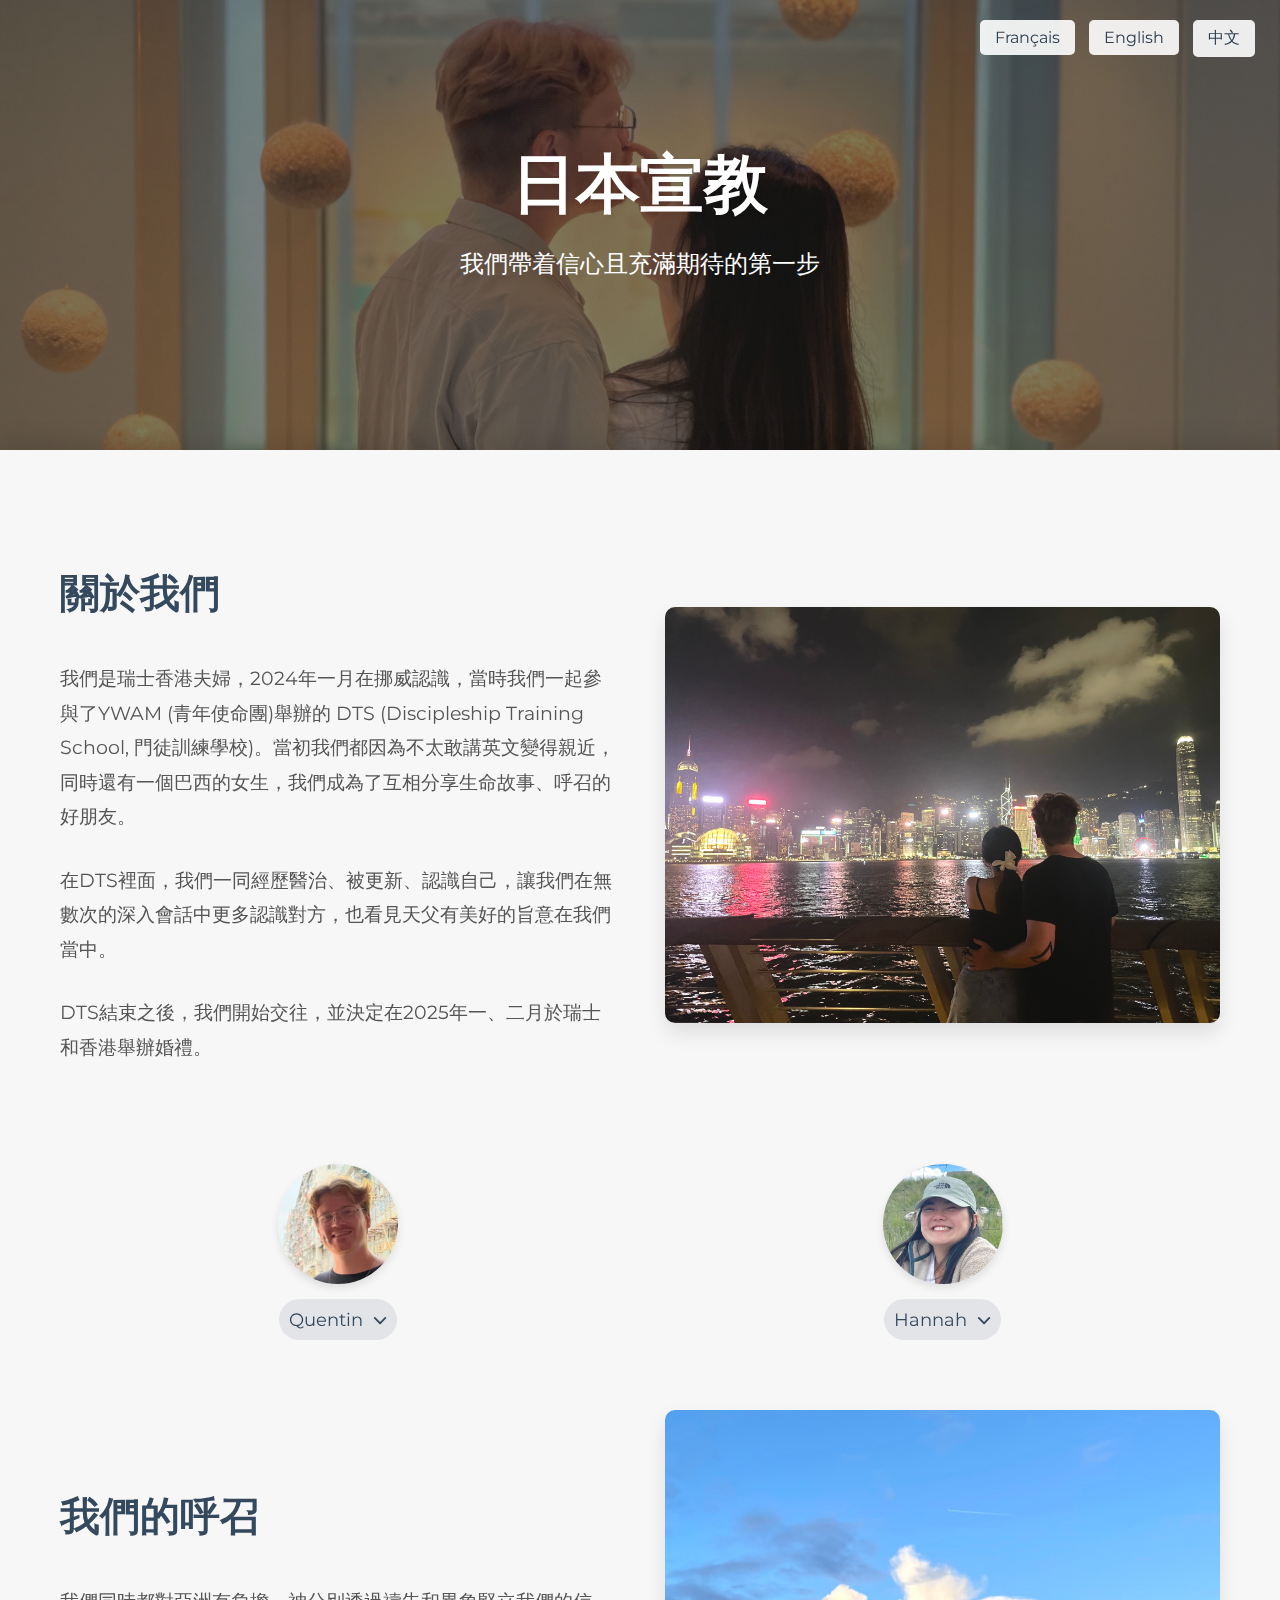
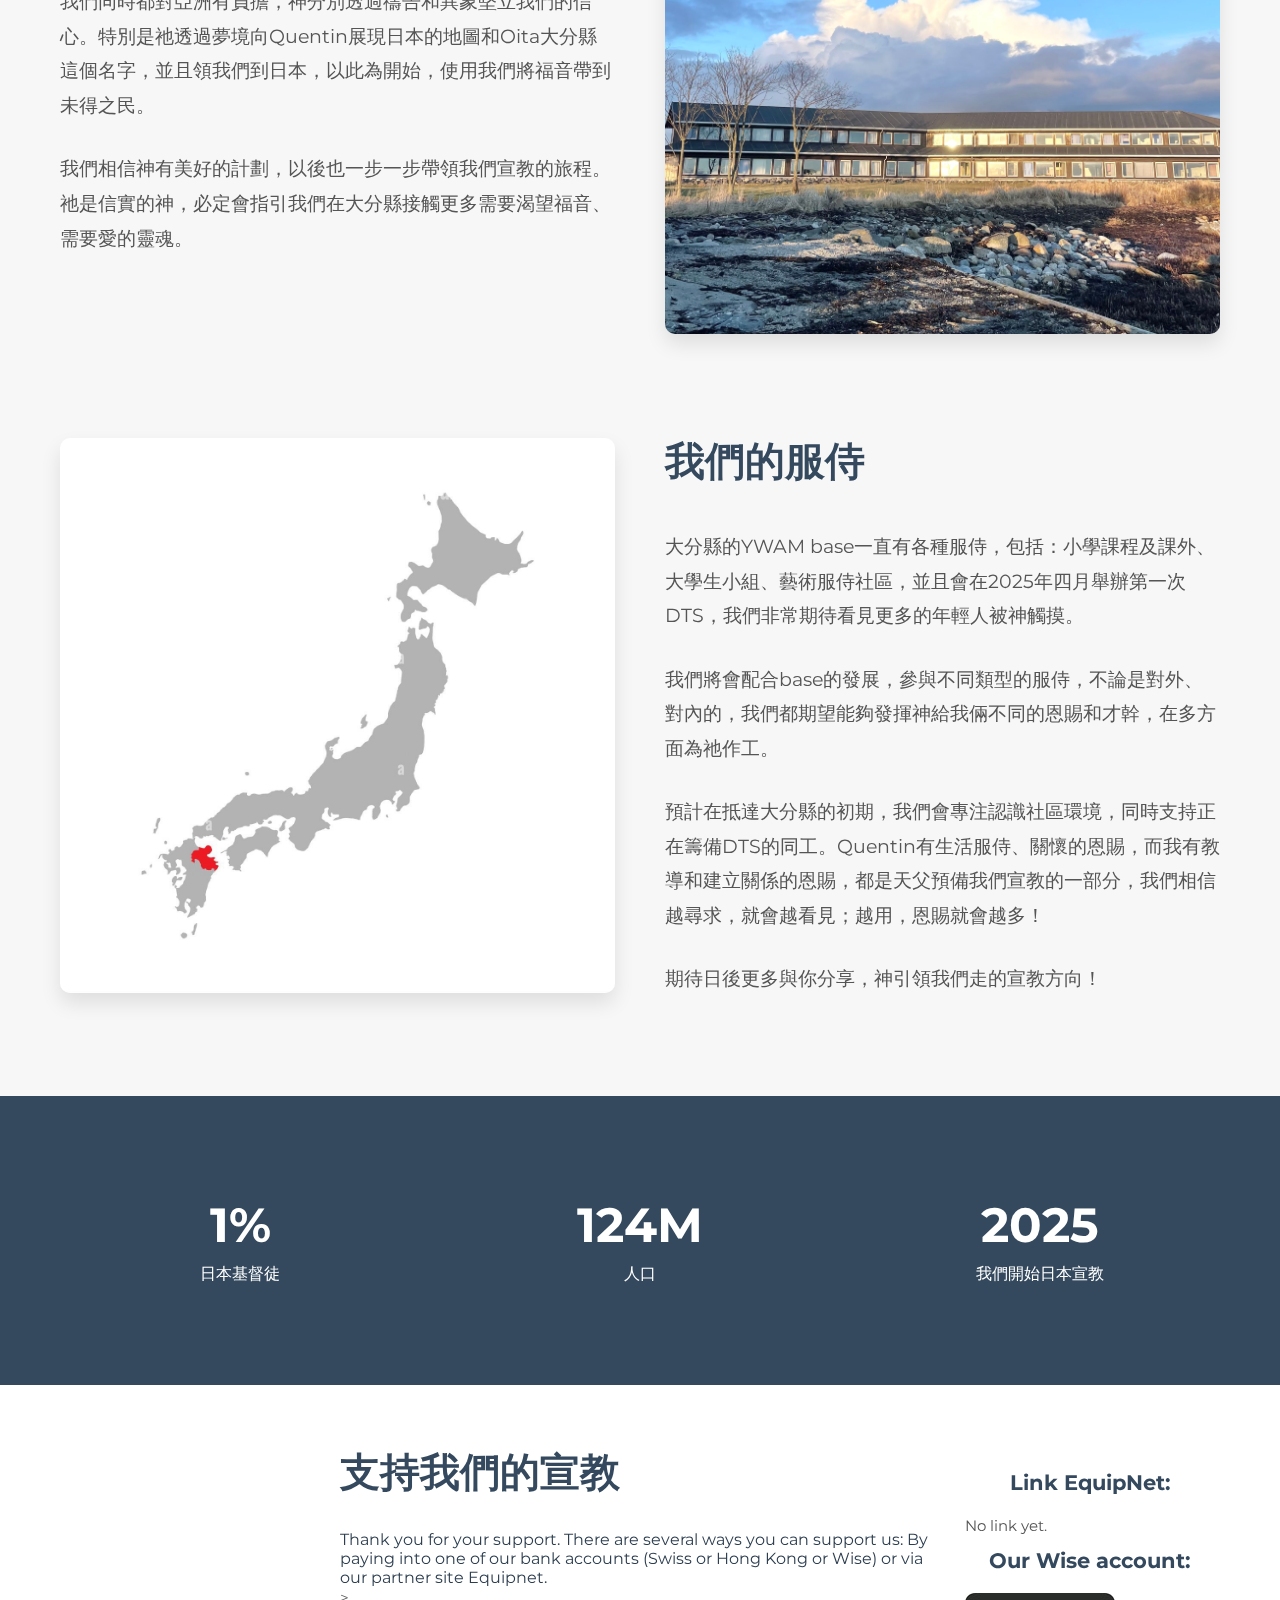
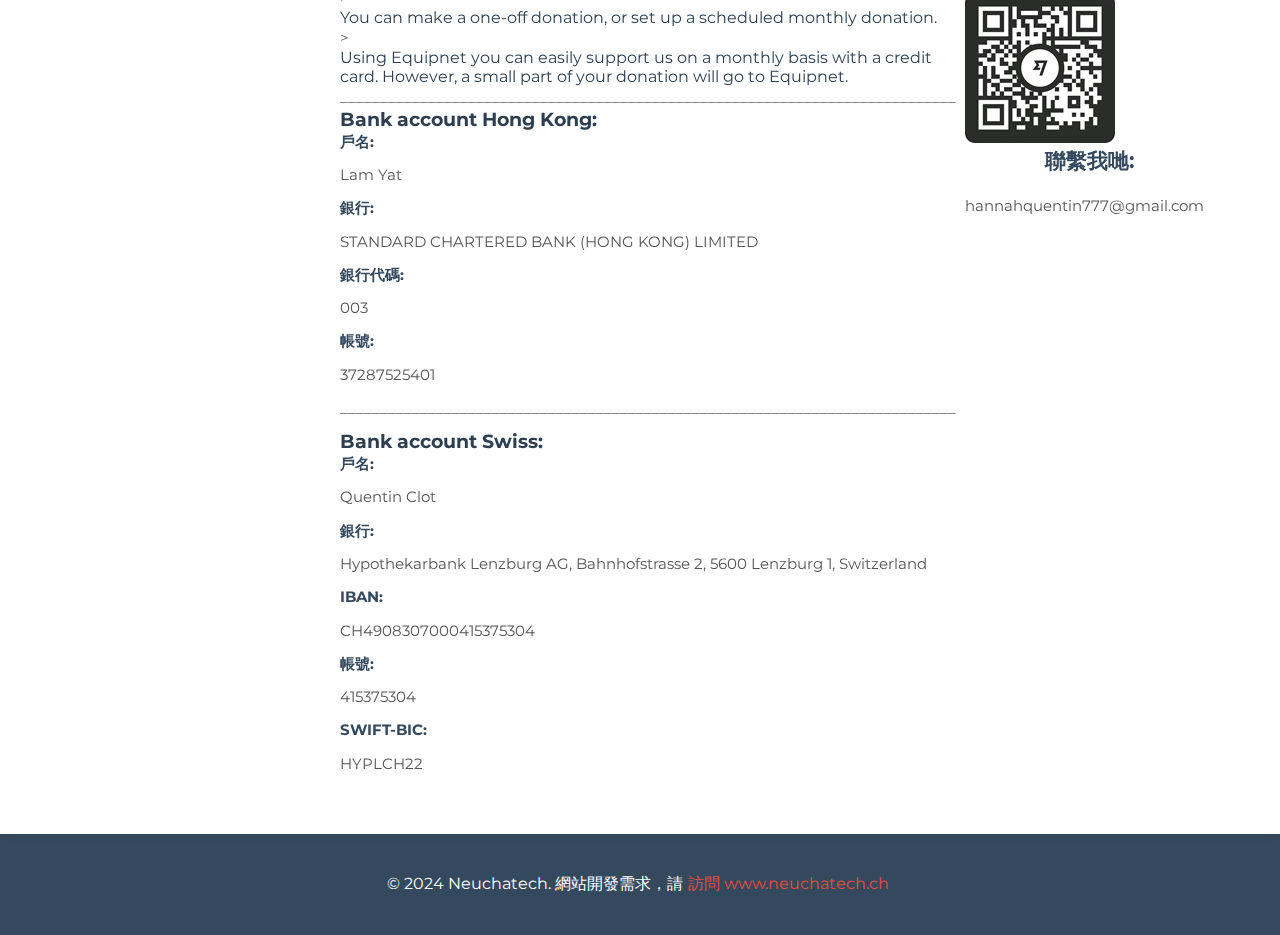
<file: cn.html>
<!DOCTYPE html>
<html lang="zh">
<head>
    <meta charset="UTF-8">
    <meta name="viewport" content="width=device-width, initial-scale=1.0">
    <title>Hannah & Quentin - Missionaries for Jesus</title>
    <link rel="preconnect" href="https://fonts.googleapis.com">
    <link rel="preconnect" href="https://fonts.gstatic.com" crossorigin>
    <link href="https://fonts.googleapis.com/css2?family=Montserrat:wght@400;500;600;700&display=swap" rel="stylesheet">
    <link rel="stylesheet" href="styles.css">
    <link rel="stylesheet" href="https://cdnjs.cloudflare.com/ajax/libs/font-awesome/6.5.1/css/all.min.css">
</head>
<body>
    <div id="language-switch">
        <a href="fr.html">Français</a>
        <a href="en.html">English</a>
        <a href="cn.html">中文</a>
        <!-- <a href="jp.html">日本語</a> -->
    </div>

    <section class="hero">
        <h1>日本宣教</h1>
        <p>我們帶着信心且充滿期待的第一步</p>
    </section>

    <main>
        <section class="content-section">
            <div class="story-block">
                <div class="story-text">
                    <h2>關於我們</h2>
                    <p>我們是瑞士香港夫婦，2024年一月在挪威認識，當時我們一起參與了YWAM (青年使命團)舉辦的 DTS (Discipleship Training School, 門徒訓練學校)。當初我們都因為不太敢講英文變得親近，同時還有一個巴西的女生，我們成為了互相分享生命故事、呼召的好朋友。</p>
                    
                    <p>在DTS裡面，我們一同經歷醫治、被更新、認識自己，讓我們在無數次的深入會話中更多認識對方，也看見天父有美好的旨意在我們當中。</p>
                    
                    <p>DTS結束之後，我們開始交往，並決定在2025年一、二月於瑞士和香港舉辦婚禮。</p>
                </div>
                <div class="story-image">
                    <img src="section1.jpg" alt="我們對日本的異象">
                </div>
            </div>

            <div class="couple-section">
                <div class="couple-header">
                    <div class="person-toggle">
                        <div class="profile-image">
                            <img src="description_quentin.jpg" alt="Quentin">
                        </div>
                        <div class="expand-text" onclick="toggleDescription('quentin')">
                            Quentin
                            <i class="fa-solid fa-chevron-down caret"></i>
                        </div>
                    </div>
                    
                    <div class="person-toggle">
                        <div class="profile-image">
                            <img src="description_hannah.jpg" alt="Hannah">
                        </div>
                        <div class="expand-text" onclick="toggleDescription('hannah')">
                            Hannah
                            <i class="fa-solid fa-chevron-down caret"></i>
                        </div>
                    </div>
                </div>

                <div class="testimonies">
                    <div class="person-description" id="quentin-description">
                        <h3>Quentin的蒙召見證</h3>
                        <p>我是Quentin，來自瑞士。</p>
                        
                        <p>從小就透過父母認識耶穌，在青少年時期就將生命獻給祂，但直到29歲之前，我從未真正理解或與祂建立真實的關係。我在教會服事多年，在青年團契擔任同工，之後有很長一段時間遠離教會和神。</p>
                        
                        <p>我從未確切知道自己想在生命中做什麼，但我一直渴望為有意義的事工作，做真正重要的事。因此我在不同領域學習和工作，但從未感覺自己做的事真正有用。這無法滿足我，也無法回應我內心深處的渴望。</p>
                        
                        <p>2023年初夏，我失去了幾乎所有自己努力建立的一切，最終我將一切交託給神，開始與祂建立真實深入的關係，讓祂成為我心中的君王。渴望更多認識祂並與祂同行，我決定參加YWAM的DTS，為我與主同行的生命建立穩固根基。</p>

                        <p>在DTS期間所經歷的一切（課程、外展、團契相交、與神日漸親近等），讓我明白我多麼渴望服事神和祂的國度，這正是我心靈一直所需要的。特別是我感受到並聽見神呼召我在亞洲做宣教士。在那之前，如果有人告訴我我會成為宣教士，我一定不會相信，會說這不適合我，我也不夠優秀或有恩賜做這件事。</p>

                        <p>但我學會更了解自己，在基督裡找到真實的身份，也明白作為宣教士服事神和祂國度有許多不同方式。</p>

                        <p>最近，我看到即使當我遠離神時，祂仍與我親近，多年來預備我的心為祂的榮耀服事。祂也預備了我的伴侶和摯友Hannah，讓我們能夠一同組成家庭同行。我每天為這位奇妙的女子感謝神，讓我們能成為美好的團隊（神、她和我）。</p>

                        <p>在DTS開始前一個月，神在夢中向我顯示日本地圖和大分市，但當時我並不明白，只是把這記在心裡，因為那時我對YWAM或大分一無所知。</p>

                        <p>有一天，基地負責人談到DTS之後在YWAM的機會，我瀏覽網站上亞洲各基地名單時，目光直接停在大分，立刻聽到神在那裡呼召我。於是我聯繫了該基地，在DTS結束幾個月後，Hannah和我都被接納為同工。現在我們正在籌備婚禮和前往大分的一切準備，希望能在2025年3月成行。</p>
                    </div>
                    
                    <div class="person-description" id="hannah-description">
                        <h3>Hannah的蒙召見證</h3>
                        <p>你好～我是林溢Hannah，我想透過以下的文字和你分享這幾年神帶我經歷的奇妙旅程，特別是我的蒙召過程和祂為我預備的下一步。</p>

                        <p>印象深刻在我小時候，對「職業」的概念還很模糊的時候，我就覺得我以後會當傳道人或者宣教士，我想因為是我的認知裡只有教會的工作和學校的老師吧。當然懂事以後，「我的志願」也沒再出現過這些工作，不是因為我懵懵懂懂而被呼召，而是天父的揀選、我的回應。</p>

                        <p>從初中開始，我都很確定自己對宣教有感動，多次祈禱時都求問呼召，縱然是看似久遠而冗長的過程，我深信是天父一早種下的種子。2018年8月尾，當時我剛完成韓文課程，如常參與星期六的崇拜，牧師在回應時間中提及呼召。其實在這初信的留學生的崇拜裡，牧師很難得的說起呼召，我被感動一直哭，不知道為什麼而哭，一方面我知道神已經呼召了我，同時也很害怕我的呼召會很大壓力，所以到禱告結束也不敢走到台前。當時我默默禱告求問下一步，期望留在韓國工作，也確信神已呼召我委身服侍，而祂所種下宣教的心為已為鋪排下一步。接著一週崇拜結束之後，張漢業牧師關心我完成韓文課程後的去向，我分享了我想做北韓相關的工作，我渴慕宣教，神感動我的經歷，張牧師為我按手禱告，肯定神已呼召成為宣教的人，神會領我到需要的人群中。</p>

                        <p>打從我對宣教有渴想，甚至在肯定宣教呼召前，神就已經將北韓這個國家放在我心，讓我留在韓國生活，在工作中訓練我，把我帶到微笑學校接觸脫北孩子。雖然過程充滿眼淚和對自己的質疑，但從沒有懷疑神給我宣教的心，所以2020年回到香港後繼續裝備宣教相關和基督教教育，學習神怎麼樣使用宣教士在不同領域的服侍，也進修自己可能有一天會用到的韓文老師執照。三年裡，一直禱告求問下一個方向，「一直想出去」的心不變，卻又擔心等待太久，心中不再火熱......</p>

                        <p>神是信實，祂的計畫何其精準豐富！2022年8月，我透過國際禱告殿的同工得知了YWAM (Youth With A Mission)青年使命團，一個興起青少年到世界各地宣教的機構，YWAM舉辦各種課程和服侍，而DTS (Discipleship Training Schools)就是一個起步點。幾經轉折之下，我決定報名2024年1月在挪威的Backpack DTS，因為其中一個分隊是10/40之窗，是指世界上最多未得之民的國家，包括大部分東南亞國家、佛教和伊斯蘭教地區，是我很想服侍的地區。</p>

                        <p>DTS是一個對神、對聖靈非常開放課程，是一個充滿禱告、讚美的環境，也是一個會大大被聖靈觸碰、提醒的時間。課程中期，有一位老師為我禱告並發預言 -- 你是滿有恩膏、有能力的，神會帶我到佛教的群體，並領他們認識神，使他們得自由。神早已將亞洲這個地區放在我心中，而我會在亞洲任何地方服侍神。這次是我領受宣教呼召後，第一次神透過禱告回應我、指示我下一個方向。</p>

                        <p>而確立這個下一步，神在4月底越南的短宣中，透過兩個宣教士回應了我的疑問。一整個DTS中，我不斷向神禱告 — 將宣教放在我未來的家庭關係之上，我們會一起服侍神。一早得知當時還是DTS朋友的Quentin的呼召是亞洲、日本，我更加尋求神的印證，好使我親自聽到祂的回應，不是因為別人，而是我也是神眼中一個個體。我在越南短宣期間，在兩個不同的情況下，我分別遇到兩位在日本YWAM服侍的宣教士，一個美國人和一個菲律賓人，當時我們只是剛認識，各自自我介紹，當他們提起「在日本服侍」時，我的心就有種「叮」被強烈提醒的感覺。對於日本從不陌生的香港人，突然覺得日本這個詞語好真實，我深信這是神給我的回應，不是其他人剛好去日本服侍，也不是因為他是你未來一半，所以我也要跟去，而是神要帶領我去第一個宣教國家，用我、我的家庭服侍未得之民。</p>

                        <p>因此，在DTS結束後，我和Quentin確定關係，開始遠距離的第一個月7月，我們就聯絡在日本九州東部大分市的YWAM OITA申請以宣教士(Base Staff)的身分服侍，並在10月中受到他們的合格及歡迎通知，現在10月底我們也正在預備以宣教士身分申請日本簽證。</p>

                        <p>祂是信實的，祂的計畫是無法想像的精準仔細而叫人平安並期待：）</p>
                    </div>
                </div>
            </div>

            <div class="story-block">
                <div class="story-text">
                    <h2>我們的呼召</h2>
                    <p>我們同時都對亞洲有負擔，神分別透過禱告和異象堅立我們的信心。特別是祂透過夢境向Quentin展現日本的地圖和Oita大分縣這個名字，並且領我們到日本，以此為開始，使用我們將福音帶到未得之民。</p>
                    
                    <p>我們相信神有美好的計劃，以後也一步一步帶領我們宣教的旅程。祂是信實的神，必定會指引我們在大分縣接觸更多需要渴望福音、需要愛的靈魂。</p>
                </div>
                <div class="story-image">
                    <img src="section2.jpg" alt="我們的旅程">
                </div>
            </div>

            <div class="story-block">
                <div class="story-text">
                    <h2>我們的服侍</h2>
                    <p>大分縣的YWAM base一直有各種服侍，包括：小學課程及課外、大學生小組、藝術服侍社區，並且會在2025年四月舉辦第一次DTS，我們非常期待看見更多的年輕人被神觸摸。</p>
                    
                    <p>我們將會配合base的發展，參與不同類型的服侍，不論是對外、對內的，我們都期望能夠發揮神給我倆不同的恩賜和才幹，在多方面為祂作工。</p>
                    
                    <p>預計在抵達大分縣的初期，我們會專注認識社區環境，同時支持正在籌備DTS的同工。Quentin有生活服侍、關懷的恩賜，而我有教導和建立關係的恩賜，都是天父預備我們宣教的一部分，我們相信越尋求，就會越看見；越用，恩賜就會越多！</p>
                    
                    <p>期待日後更多與你分享，神引領我們走的宣教方向！</p>
                </div>
                <div class="story-image">
                    <img src="section3.jpg" alt="我們在日本的影響">
                </div>
            </div>
        </section>

        <section class="stats">
            <div class="stats-container">
                <div class="stat-item">
                    <div class="stat-number">1%</div>
                    <div>日本基督徒</div>
                </div>
                <div class="stat-item">
                    <div class="stat-number">124M</div>
                    <div>人口</div>
                </div>
                <div class="stat-item">
                    <div class="stat-number">2025</div>
                    <div>我們開始日本宣教</div>
                </div>
            </div>
        </section>

        <section id="donation-form">
            <div class="donation-container">
                <div class="form-container">
                    <h2>支持我們的宣教</h2>
                    <p> Thank you for your support. There are several ways you can support us: By paying into one of our bank accounts (Swiss or Hong Kong or Wise) or via our partner site Equipnet.</p>
                    <div class="bank-details">
                        <p> >   </p>
                    </div>      
                    <p>You can make a one-off donation, or set up a scheduled monthly donation.</p>
                    <div class="bank-details">
                        <p> >   </p>
                    </div>      
                    <p>Using Equipnet you can easily support us on a monthly basis with a credit card. However, a small part of your donation will go to Equipnet.</p>
                    <div class="bank-details">
                        <p>_____________________________________________________________________________ </p>
                    </div> 
                  
                    
                    <div class="bank-details"> 
                        <h3>Bank account Hong Kong:</h3>
                        <p><strong>戶名:</strong> </p>
                        <p> Lam Yat</p>
                        <p><strong>銀行:</strong></p>
                        <p> STANDARD CHARTERED BANK (HONG KONG) LIMITED</p>
                        <p><strong>銀行代碼:</strong> </p>
                        <p> 003</p>
                        <p><strong>帳號:</strong> </p>
                        <p> 37287525401</p>
                        <p>_____________________________________________________________________________ </p>
                        <h3>Bank account Swiss:</h3>
                        <p><strong>戶名:</strong> </p>
                        <p> Quentin Clot</p>
                        <p><strong>銀行:</strong></p>
                        <p> Hypothekarbank Lenzburg AG, Bahnhofstrasse 2, 5600 Lenzburg 1, Switzerland</p>
                        <p><strong>IBAN:</strong> </p>
                        <p> CH4908307000415375304</p>
                        <p><strong>帳號:</strong> </p>
                        <p> 415375304</p>
                        <p><strong>SWIFT-BIC:</strong> </p>
                        <p> HYPLCH22</p>                        
                    </div>
                </div>
                
                
                <div class="bank-info">
                    <h3>Link EquipNet:</h3>
                    <div class="bank-details">
                        <p>No link yet.</p>
                    <h3>Our Wise account:</h3>
                        <img src="wise2.jpg" alt="Wise">
                    <h3>聯繫我哋:</h3>
                       <p>hannahquentin777@gmail.com</p>
                    </div>
                </div>
                    <!--
                    <form id="donForm">
                        <label for="name">姓</label>
                        <input type="text" id="name" name="name" required>
                        
                        <label for="firstname">名</label>
                        <input type="text" id="firstname" name="firstname" required>
                        
                        <label for="contact">電郵或電話</label>
                        <input type="text" id="contact" name="contact" required>
                        
                        <label for="amount">金額 (HKD)</label>
                        <input type="number" id="amount" name="amount" required>
                        
                        <label for="type">奉獻類型</label>
                        <select id="type" name="type" required>
                            <option value="mensuel">每月</option>
                            <option value="ponctuel">一次性</option>
                        </select>
                        
                        <label for="duration">我想支持</label>
                        <select id="duration" name="duration">
                            <option value="3mois">3個月</option>
                            <option value="6mois">6個月</option>
                            <option value="1an">1年</option>
                            <option value="2ans">2年</option>
                        </select>
                        
                        <label for="message">留言 (選填)</label>
                        <textarea id="message" name="message" rows="4" placeholder="給我們留言..."></textarea>
                        
                        <button type="button" onclick="handleSubmit()">提交</button>
                    </form>
                </div>
                
                <div class="bank-info">
                    <h3>銀行資料</h3>
                    <div class="bank-details">
                        <p><strong>戶名:</strong> LAM YAT</p>
                        <p><strong>銀行:</strong> STANDARD CHARTERED BANK (HONG KONG) LIMITED</p>
                        <p><strong>銀行代碼:</strong> 003</p>
                        <p><strong>帳號:</strong> 37287525401</p>
                        <p> </p>
                        <p><strong>聯繫我哋:</strong> </p>
                        <p>hannahquentin777@gmail.com</p>
                    </div>
                </div>
                -->
            </div>
        </section>
    </main>

    <footer>
        <p>© 2024 Neuchatech. 網站開發需求，請<a href="https://www.neuchatech.ch" target="_blank">訪問 www.neuchatech.ch</a></p>
    </footer>

    <script>
        // Form handling
        function handleSubmit() {
            const typeSelect = document.getElementById("type");
            const durationSelect = document.getElementById("duration");
            
            if (!validateFormData()) {
                alert("提交表格時出錯，請重試。");
                return;
            }
            
            const data = {
                name: document.getElementById("name").value,
                firstname: document.getElementById("firstname").value,
                contact: document.getElementById("contact").value,
                amount: document.getElementById("amount").value,
                currency: "HKD",
                type: typeSelect.value,
                duration: typeSelect.value === "ponctuel" ? "" : durationSelect.value,
                message: document.getElementById("message").value
            };

            const submitBtn = document.querySelector('button[type="button"]');
            submitBtn.disabled = true;

            fetch("https://script.google.com/macros/s/AKfycbwJjgqORGP7YRFMxLQ2HFt4QAWN5tS88qdf4q8qgYSIl3Ccv5eTaoW8CrRdph8ZSkPjcQ/exec", {
                method: "POST",
                mode: "no-cors",
                body: JSON.stringify(data),
                headers: {
                    "Content-Type": "application/json"
                },
            })
            .then(response => {
                if (response.type === 'opaque') {
                    alert("多謝你嘅承諾！我哋會喺出發前唔久同你聯絡，提供付款資料。");
                    document.getElementById("donForm").reset();
                    typeSelect.value = "mensuel";
                    durationSelect.disabled = false;
                    durationSelect.value = "2ans";
                } else {
                    throw new Error('意外的回應');
                }
            })
            .catch(error => {
                console.error("錯誤:", error);
                alert("提交表格時出錯，請重試。");
            })
            .finally(() => {
                submitBtn.disabled = false;
            });
        }

        function validateFormData() {
            const name = document.getElementById("name").value.trim();
            const firstname = document.getElementById("firstname").value.trim();
            const contact = document.getElementById("contact").value.trim();
            const amount = document.getElementById("amount").value;
            const type = document.getElementById("type").value;
            
            if (!name || !firstname || !contact || !amount || !type) {
                return false;
            }
            
            const numAmount = Number(amount);
            if (isNaN(numAmount) || numAmount <= 0 || numAmount > 1000000) {
                return false;
            }
            
            if (type === "mensuel") {
                const duration = document.getElementById("duration").value;
                if (!duration) {
                    return false;
                }
            }
            
            return true;
        }

        // Duration field handling
        document.getElementById("type").addEventListener("change", function(e) {
            const durationSelect = document.getElementById("duration");
            const durationLabel = document.querySelector('label[for="duration"]');
            
            if (e.target.value === "ponctuel") {
                durationSelect.disabled = true;
                durationSelect.value = "";
                durationLabel.style.opacity = "0.5";
            } else {
                durationSelect.disabled = false;
                durationLabel.style.opacity = "1";
                durationSelect.value = "2ans";
            }
        });

        function toggleDescription(person) {
            const description = document.getElementById(`${person}-description`);
            const expandText = document.querySelector(`.expand-text[onclick*="${person}"]`);
            const otherPerson = person === 'quentin' ? 'hannah' : 'quentin';
            const otherDescription = document.getElementById(`${otherPerson}-description`);
            const otherExpandText = document.querySelector(`.expand-text[onclick*="${otherPerson}"]`);
            
            if (description.classList.contains('expanded')) {
                description.classList.remove('expanded');
                expandText.classList.remove('active');
                return;
            }
            
            const descriptions = document.querySelectorAll('.person-description');
            const expandTexts = document.querySelectorAll('.expand-text');
            
            descriptions.forEach(desc => desc.classList.remove('expanded'));
            expandTexts.forEach(text => text.classList.remove('active'));
            
            description.classList.add('expanded');
            expandText.classList.add('active');
        }
    </script>
</body>
</html>
</file>
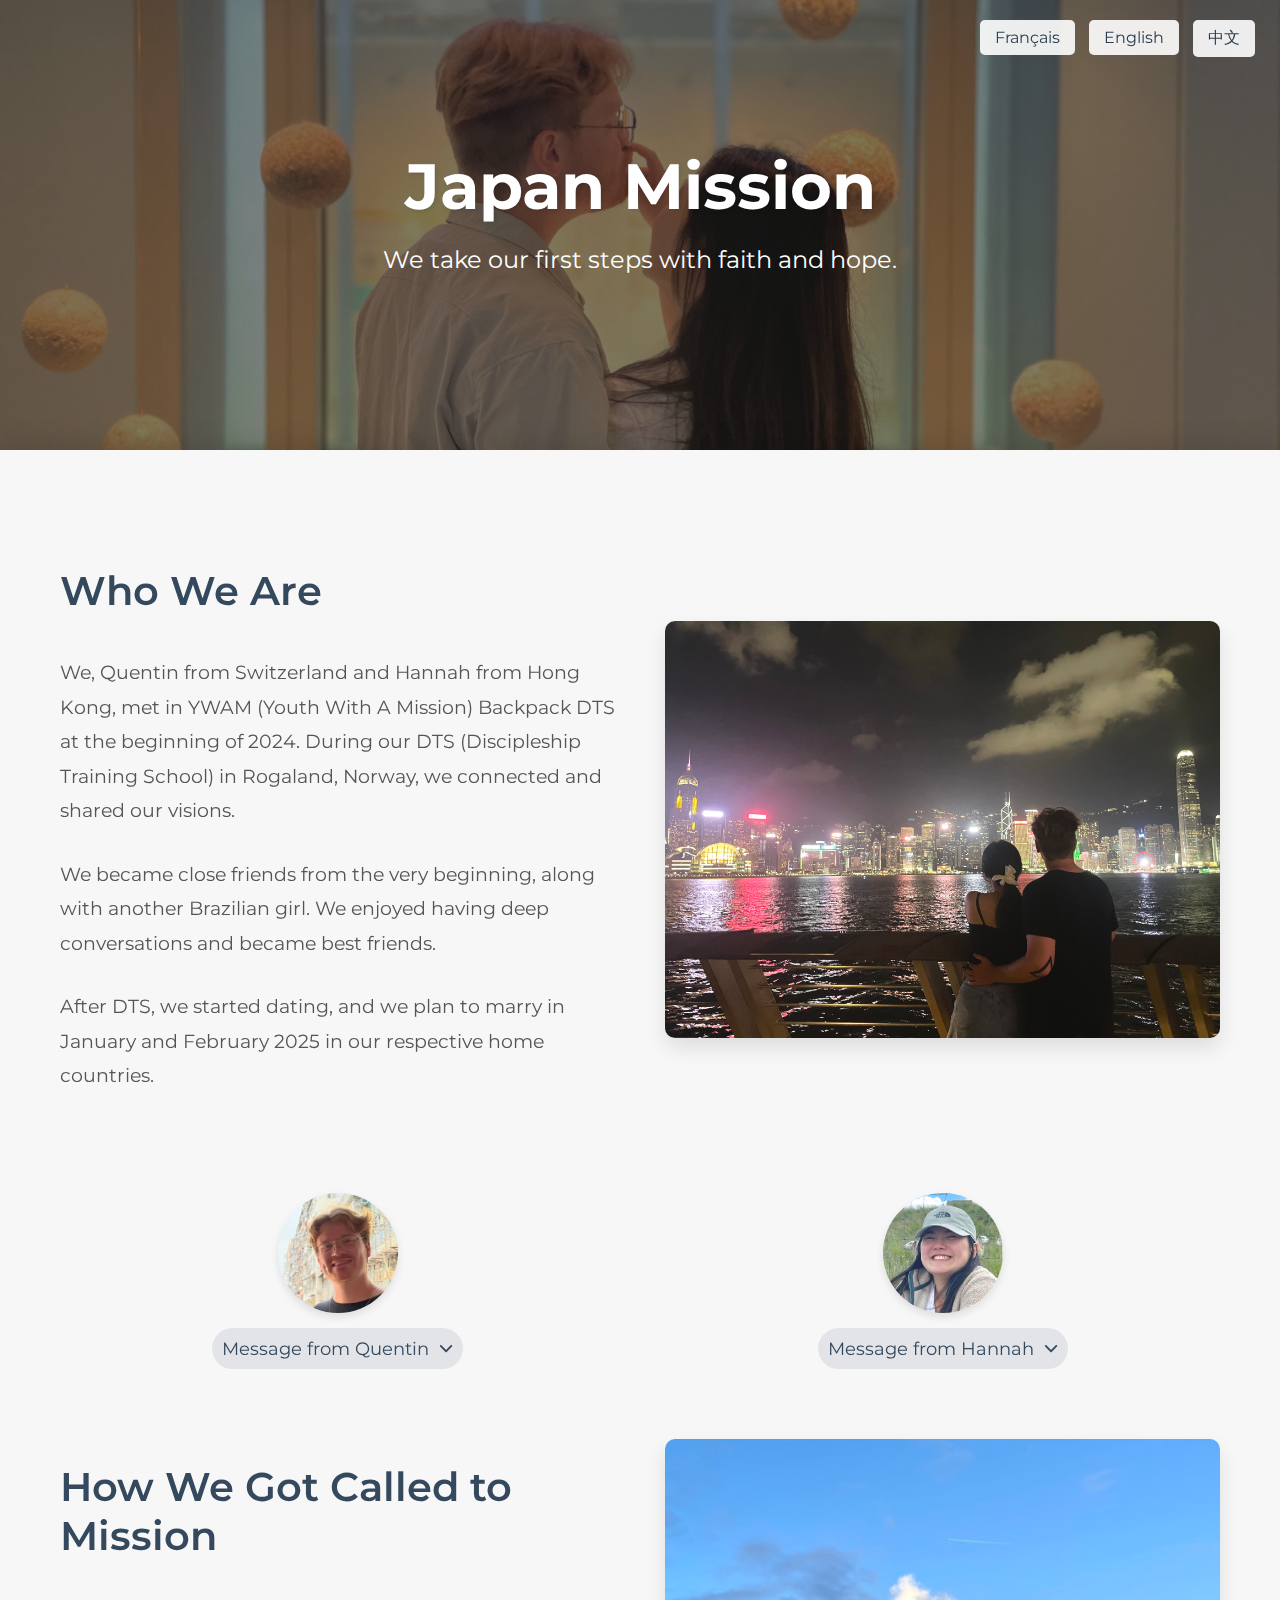
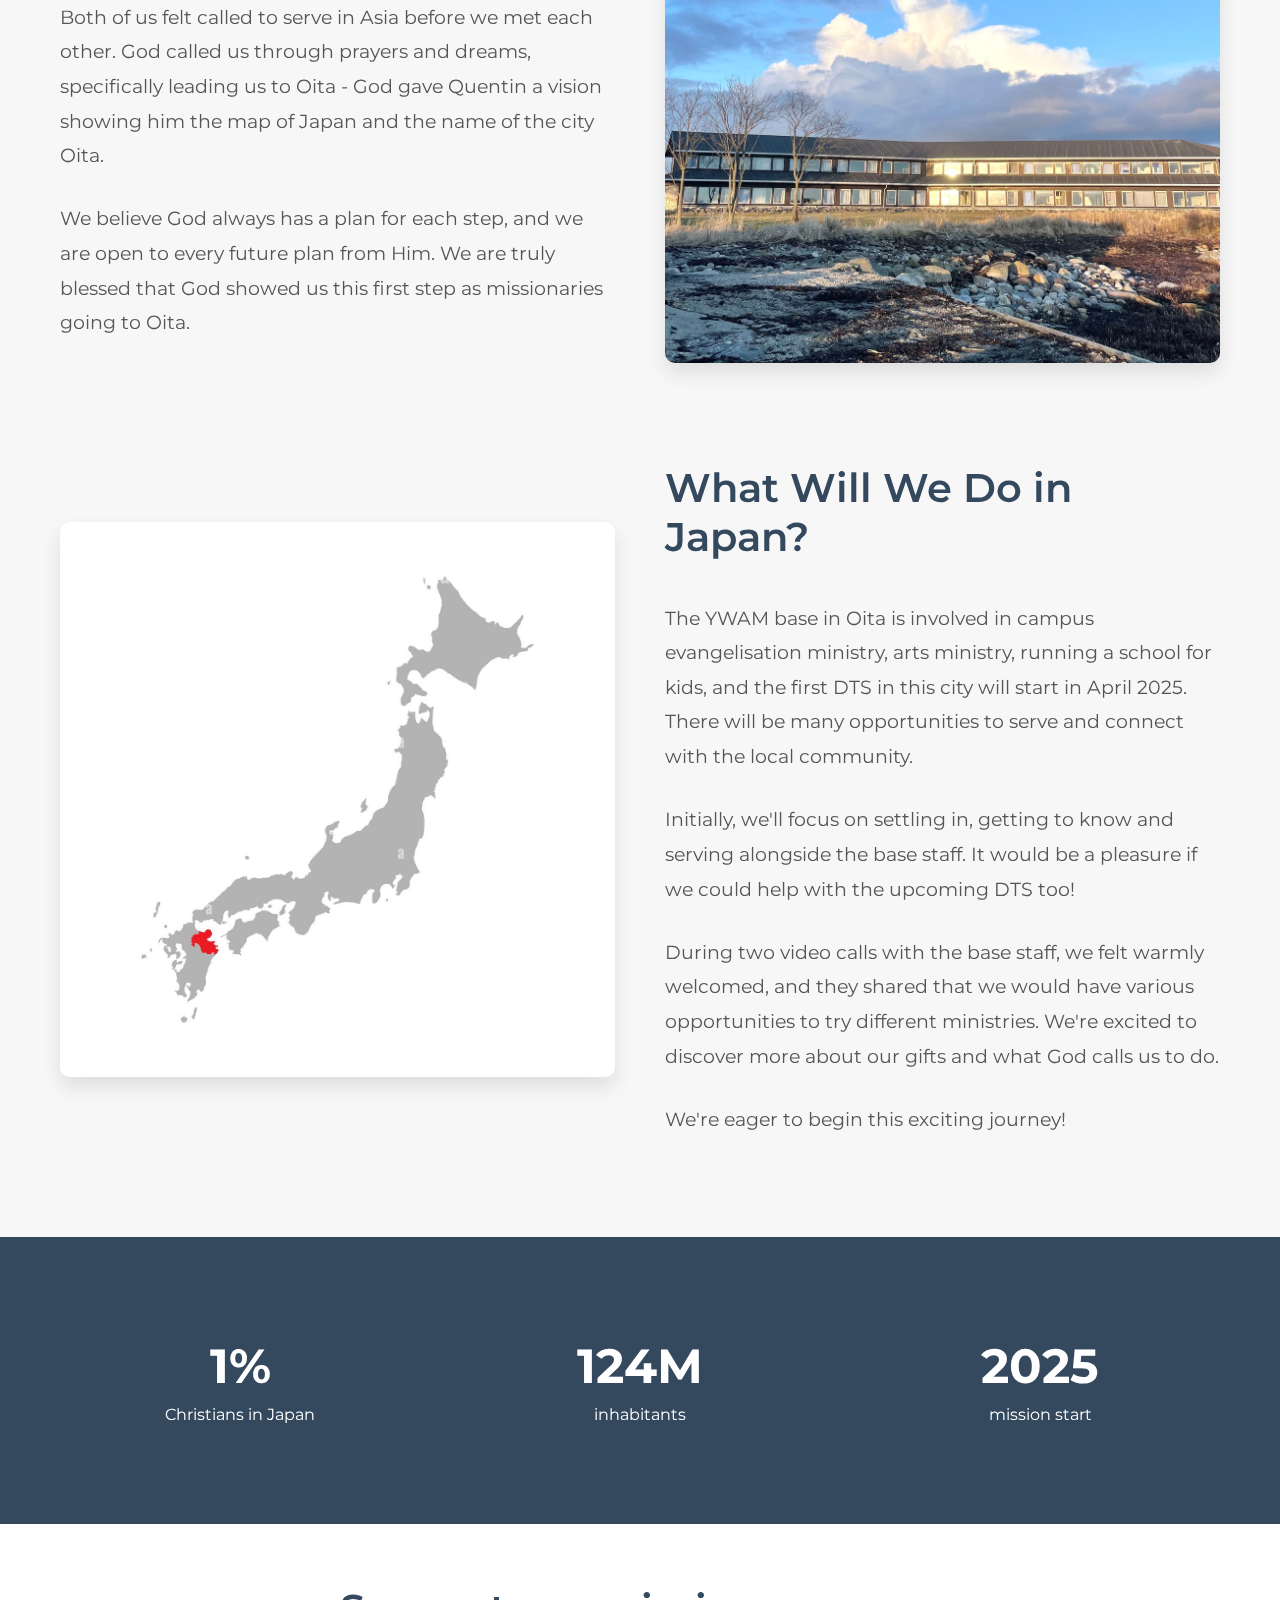
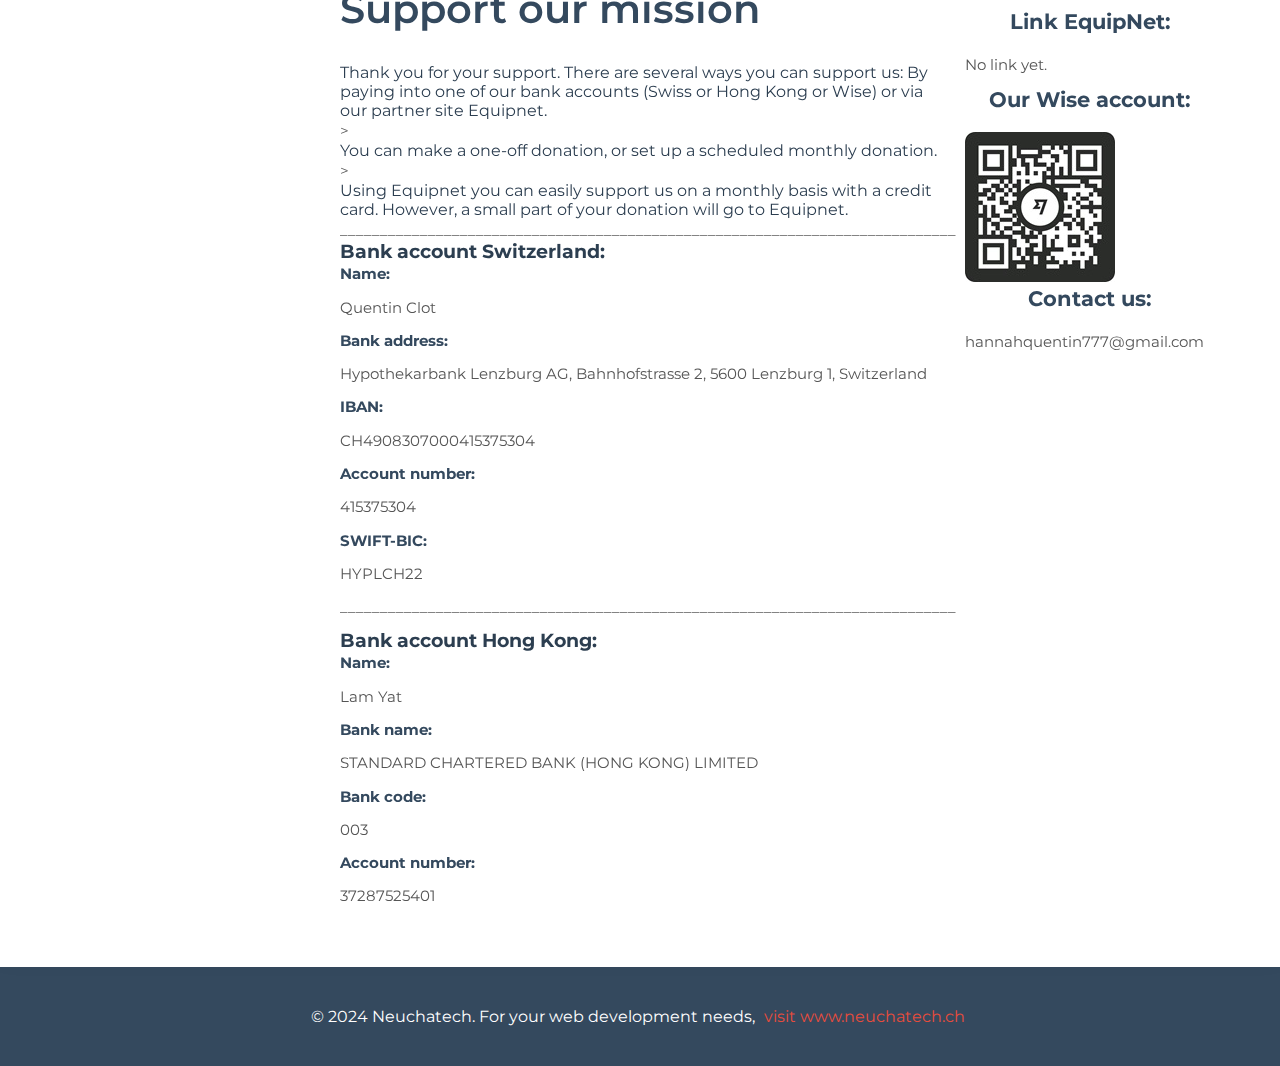
<file: en.html>
<!DOCTYPE html>
<html lang="en">
<head>
    <meta charset="UTF-8">
    <meta name="viewport" content="width=device-width, initial-scale=1.0">
    <title>Hannah & Quentin - Missionaries for Jesus</title>
    <link rel="preconnect" href="https://fonts.googleapis.com">
    <link rel="preconnect" href="https://fonts.gstatic.com" crossorigin>
    <link href="https://fonts.googleapis.com/css2?family=Montserrat:wght@400;500;600;700&display=swap" rel="stylesheet">
    <link rel="stylesheet" href="styles.css">
    <link rel="stylesheet" href="https://cdnjs.cloudflare.com/ajax/libs/font-awesome/6.5.1/css/all.min.css">
</head>
<body>
    <div id="language-switch">
        <a href="fr.html">Français</a>
        <a href="en.html">English</a>
        <a href="cn.html">中文</a>
       <!-- <a href="jp.html">日本語</a> -->
    </div>

    <section class="hero">
        <h1>Japan Mission</h1>
        <p>We take our first steps with faith and hope.</p>
    </section>

    <main>
        <section class="content-section">
            <div class="story-block">
                <div class="story-text">
                    <h2>Who We Are</h2>
                    <p>We, Quentin from Switzerland and Hannah from Hong Kong, met in YWAM (Youth With A Mission) Backpack DTS at the beginning of 2024. During our DTS (Discipleship Training School) in Rogaland, Norway, we connected and shared our visions.</p>
                    
                    <p>We became close friends from the very beginning, along with another Brazilian girl. We enjoyed having deep conversations and became best friends.</p>
                    
                    <p>After DTS, we started dating, and we plan to marry in January and February 2025 in our respective home countries.</p>
                </div>
                <div class="story-image">
                    <img src="section1.jpg" alt="Our vision for Japan">
                </div>
            </div>

            <div class="couple-section">
                <div class="couple-header">
                    <div class="person-toggle">
                        <div class="profile-image">
                            <img src="description_quentin.jpg" alt="Quentin">
                        </div>
                        <div class="expand-text" onclick="toggleDescription('quentin')">
                            Message from Quentin
                            <i class="fa-solid fa-chevron-down caret"></i>
                        </div>
                    </div>
                    
                    <div class="person-toggle">
                        <div class="profile-image">
                            <img src="description_hannah.jpg" alt="Hannah">
                        </div>
                        <div class="expand-text" onclick="toggleDescription('hannah')">
                            Message from Hannah
                            <i class="fa-solid fa-chevron-down caret"></i>
                        </div>
                    </div>
                </div>

                <div class="testimonies">
                    <div class="person-description" id="quentin-description">
                        <h3>My Testimony</h3>
                        <p>My name is Quentin and I'm from Switzerland.</p>
                        
                        <p>I've known about Jesus since childhood through my parents and gave Him my life in my pre-teen years, but I never truly understood or had a real relationship with Him until I was almost 30. I attended church for many years, serving as staff in the youth group, but then drifted away from church and God for a long time.</p>
                        
                        <p>I never knew exactly what I wanted to do in life, but I always wanted to serve a good cause, doing something meaningful. I studied and worked in various fields but never felt I was doing anything truly useful. It didn't satisfy me or answer what I felt deep in my heart.</p>
                        
                        <p>In early Summer 2023, I lost almost everything I had tried to build by myself. Finally, I gave everything to God, started a real and deep relationship with Him, and made Him King of my heart. Eager to know Him more and build my life with Him, I decided to attend a DTS with YWAM to establish a strong foundation for my life with the Lord.</p>

                        <p>Everything I experienced during DTS (classes, outreach, fellowship, my growing relationship with God, and more) helped me realize how much I want to serve God and His Kingdom - this is what my heart always needed. I especially felt and heard God calling me to serve in Asia as a missionary. Before this, if someone had told me I would become a missionary, I wouldn't have believed them, thinking it wasn't for me or that I wasn't good enough or gifted for such work.</p>

                        <p>But I learned to know myself better and find my true identity in Christ. I also learned there are many ways to serve God and His Kingdom as missionaries.</p>

                        <p>Recently, I realized that even when I wasn't close to God, He was close to me, preparing my heart for years to serve Him for His glory. He also prepared my partner and best friend Hannah, so we can go together as a family. I thank God every day for this amazing woman with whom we can be a great team (God, her, and me).</p>

                        <p>A month before my DTS, I had a dream from God where I saw the map of Japan and the city of Oita, but at that time, I didn't understand it and just filed it away, knowing nothing about YWAM or Oita then.</p>

                        <p>One day, when the base leader discussed possibilities in YWAM after DTS, I looked through the list of bases around Asia on the website, and my eyes went straight to Oita. I immediately heard God calling me there. So I contacted the base, and a few months after DTS, Hannah and I were accepted as staff there. We are now preparing for our wedding and everything else needed to go to Oita, hopefully in March 2025.</p>
                    </div>
                    
                    <div class="person-description" id="hannah-description">
                        <h3>My Testimony</h3>
                        <p>My name is Hannah, and I was born in a Christian family. By His grace, my parents and my sister's family have served God faithfully for many years. For me, I had been given the heart for serving and missions when I was a young teenager. My spiritual life's growth was full of ups and downs in my teens, but He is the faithful one!</p>

                        <p>I was called to be a missionary in 2018 when I was in South Korea. During prayer time, the Pastor asked everyone who wanted to receive a calling to come to the stage. I was touched and kept praying in my seat. I prayed to God, sharing my long-time desire for missions, and asked Him to lead me. I always had a heart for missions and it keeps growing. Since then, I've tried different ways to walk close to the nations and people. While facing many challenges, God reformed me and kept guiding me to prepare myself for the day I would be sent out to a place where I can serve.</p>

                        <p>In early 2024, I joined DTS with YWAM in Norway. During this time, I deeply heard and felt that God was truly guiding me to a place and would bring me to people who need Jesus. One day, one of our teachers prayed for me and said that God had already put 'Asia' in my heart and that I was anointed to serve the lost somewhere in Asia. After the prayer, I kept praying and asking God to maintain my fire for 'going out for God'. In DTS, I met my life partner whom God prepared for me, Quentin, a Swiss who has a heart for missions in Asia, especially Japan. God kept speaking to me in different situations and answered my prayers. My first prayer to God was to keep my future relationship and mission in the same pace - I wanted a man who was ready for missions. Knowing Quentin had a heart for Japan and was willing to serve after DTS, my second prayer was that I would go wherever God called me, not just following someone.</p>

                        <p>During outreach, my team went to Vietnam to serve locals, evangelize, and visit local churches. I met two missionaries in different churches, and both mentioned serving IN JAPAN! I was like 'ahhhhh!!!!!!' Thank you, God, for the sign that I know is from You, showing me where You're sending me as a missionary. After all these amazing experiences, at the end of DTS, I told Quentin my prayers and what God had told me. We waited until graduation and then started dating.</p>

                        <p>I saw how faithful our God is, how He talks to people who are willing to listen, how His plans are higher than mine, and how He is leading Quentin and me as a family to Japan, the first nation in our missionary life.</p>

                        <p>In July, during the first month of our long-distance dating, we sent staff applications to YWAM Oita Japan seeking an opportunity to serve. The process took time - application review, background checks, reference forms - and finally, in mid-October, we received their welcome email officially accepting us as a missionary couple! Praise the Lord, He never lets me down! He is the faithful ONE, He is the real God. Now, in late October, we've finally started preparing to raise support and obtain Japanese missionary visas.</p>

                        <p>Our missionary life is just beginning, and I hope you also feel led to walk with us on this lifelong journey. We look forward to seeing His plans unfold!</p>
                    </div>
                </div>
            </div>

            <div class="story-block">
                <div class="story-text">
                    <h2>How We Got Called to Mission</h2>
                    <p>Both of us felt called to serve in Asia before we met each other. God called us through prayers and dreams, specifically leading us to Oita - God gave Quentin a vision showing him the map of Japan and the name of the city Oita.</p>
                    
                    <p>We believe God always has a plan for each step, and we are open to every future plan from Him. We are truly blessed that God showed us this first step as missionaries going to Oita.</p>
                </div>
                <div class="story-image">
                    <img src="section2.jpg" alt="Our journey">
                </div>
            </div>

            <div class="story-block">
                <div class="story-text">
                    <h2>What Will We Do in Japan?</h2>
                    <p>The YWAM base in Oita is involved in campus evangelisation ministry, arts ministry, running a school for kids, and the first DTS in this city will start in April 2025. There will be many opportunities to serve and connect with the local community.</p>
                    
                    <p>Initially, we'll focus on settling in, getting to know and serving alongside the base staff. It would be a pleasure if we could help with the upcoming DTS too!</p>
                    
                    <p>During two video calls with the base staff, we felt warmly welcomed, and they shared that we would have various opportunities to try different ministries. We're excited to discover more about our gifts and what God calls us to do.</p>
                    
                    <p>We're eager to begin this exciting journey!</p>
                </div>
                <div class="story-image">
                    <img src="section3.jpg" alt="Our impact in Japan">
                </div>
            </div>
        </section>

        <section class="stats">
            <div class="stats-container">
                <div class="stat-item">
                    <div class="stat-number">1%</div>
                    <div>Christians in Japan</div>
                </div>
                <div class="stat-item">
                    <div class="stat-number">124M</div>
                    <div>inhabitants</div>
                </div>
                <div class="stat-item">
                    <div class="stat-number">2025</div>
                    <div>mission start</div>
                </div>
            </div>
        </section>

        <section id="donation-form">
            <div class="donation-container">
                <div class="form-container">
                    <h2>Support our mission</h2>
                    <p> Thank you for your support. There are several ways you can support us: By paying into one of our bank accounts (Swiss or Hong Kong or Wise) or via our partner site Equipnet.</p>
                    <div class="bank-details">
                        <p> >   </p>
                    </div>      
                    <p>You can make a one-off donation, or set up a scheduled monthly donation.</p>
                    <div class="bank-details">
                        <p> >   </p>
                    </div>      
                    <p>Using Equipnet you can easily support us on a monthly basis with a credit card. However, a small part of your donation will go to Equipnet.</p>
                    <div class="bank-details">
                        <p>_____________________________________________________________________________ </p>
                    </div>  
                  
                    <h3>Bank account Switzerland:</h3>
                    <div class="bank-details">
                        <p><strong>Name:</strong> </p>
                        <p> Quentin Clot</p>
                        <p><strong>Bank address:</strong></p>
                        <p> Hypothekarbank Lenzburg AG, Bahnhofstrasse 2, 5600 Lenzburg 1, Switzerland</p>
                        <p><strong>IBAN:</strong> </p>
                        <p> CH4908307000415375304</p>
                        <p><strong>Account number:</strong> </p>
                        <p> 415375304</p>
                        <p><strong>SWIFT-BIC:</strong> </p>
                        <p> HYPLCH22</p>
                        <p>_____________________________________________________________________________ </p>
                        <h3>Bank account Hong Kong:</h3>
                        <p><strong>Name:</strong> </p>
                        <p> Lam Yat</p>
                        <p><strong>Bank name:</strong></p>
                        <p> STANDARD CHARTERED BANK (HONG KONG) LIMITED</p>
                        <p><strong>Bank code:</strong> </p>
                        <p> 003</p>
                        <p><strong>Account number:</strong> </p>
                        <p> 37287525401</p>                        
                    </div>
                </div>
                
                
                <div class="bank-info">
                    <h3>Link EquipNet:</h3>
                    <div class="bank-details">
                        <p>No link yet.</p>
                    <h3>Our Wise account:</h3>
                        <img src="wise2.jpg" alt="Wise">
                    <h3>Contact us:</h3>
                       <p>hannahquentin777@gmail.com</p>
                    </div>
                </div>
                

                    
                    <!--
                    <form id="donForm">
                        <label for="name">Last Name</label>
                        <input type="text" id="name" name="name" required>
                        
                        <label for="firstname">First Name</label>
                        <input type="text" id="firstname" name="firstname" required>
                        
                        <label for="contact">Email or Phone</label>
                        <input type="text" id="contact" name="contact" required>
                        
                        <label for="amount">Amount (USD)</label>
                        <input type="number" id="amount" name="amount" required>
                        
                        <label for="type">Donation Type</label>
                        <select id="type" name="type" required>
                            <option value="mensuel">Monthly</option>
                            <option value="ponctuel">One-time</option>
                        </select>
                        
                        <label for="duration">Duration</label>
                        <select id="duration" name="duration">
                            <option value="3mois">3 months</option>
                            <option value="6mois">6 months</option>
                            <option value="1an">1 year</option>
                            <option value="2ans">2 years</option>
                        </select>
                        
                        <label for="message">Message (optional)</label>
                        <textarea id="message" name="message" rows="4" placeholder="Leave us a message..."></textarea>
                        
                        <button type="button" onclick="handleSubmit()">Send</button>
                    </form>
                </div>

                <div class="bank-info">
                    <h3>Bank Informations</h3>
                    <div class="bank-details">
                        <p><strong>Name:</strong> Quentin Clot</p>
                        <p><strong>IBAN:</strong> CH4908307000415375304</p>
                        <p><strong>SWIFT-BIC:</strong> HYPLCH22</p>
                        <p>OR</p>
                        <p><strong>Name:</strong> LAM YAT</p>
                        <p><strong>Bank:</strong> STANDARD CHARTERED BANK (HONG KONG) LIMITED</p>
                        <p><strong>Bank code:</strong> 003</p>
                        <p><strong>Account number:</strong> 37287525401</p>
                        <p> </p>
                        <p><strong>Contact us:</strong> </p>
                        <p>hannahquentin777@gmail.com</p>
                    </div>
                </div>
                    -->
            </div>
        </section>
    </main>

    <footer>
        <p>© 2024 Neuchatech. For your web development needs, <a href="https://www.neuchatech.ch" target="_blank">visit www.neuchatech.ch</a></p>
    </footer>

    <script>
        // Form handling
        function handleSubmit() {
            const typeSelect = document.getElementById("type");
            const durationSelect = document.getElementById("duration");
            
            if (!validateFormData()) {
                alert("Error submitting form, please try again.");
                return;
            }
            
            const data = {
                name: document.getElementById("name").value,
                firstname: document.getElementById("firstname").value,
                contact: document.getElementById("contact").value,
                amount: document.getElementById("amount").value,
                currency: "USD",
                type: typeSelect.value,
                duration: typeSelect.value === "ponctuel" ? "" : durationSelect.value,
                message: document.getElementById("message").value
            };

            const submitBtn = document.querySelector('button[type="button"]');
            submitBtn.disabled = true;

            fetch("https://script.google.com/macros/s/AKfycbwJjgqORGP7YRFMxLQ2HFt4QAWN5tS88qdf4q8qgYSIl3Ccv5eTaoW8CrRdph8ZSkPjcQ/exec", {
                method: "POST",
                mode: "no-cors",
                body: JSON.stringify(data),
                headers: {
                    "Content-Type": "application/json"
                },
            })
            .then(response => {
                if (response.type === 'opaque') {
                    alert("Thank you for your pledge! We will contact you shortly before our departure with payment information.");
                    document.getElementById("donForm").reset();
                    typeSelect.value = "mensuel";
                    durationSelect.disabled = false;
                    durationSelect.value = "2ans";
                } else {
                    throw new Error('Unexpected response');
                }
            })
            .catch(error => {
                console.error("Error:", error);
                alert("Error submitting form, please try again.");
            })
            .finally(() => {
                submitBtn.disabled = false;
            });
        }

        function validateFormData() {
            const name = document.getElementById("name").value.trim();
            const firstname = document.getElementById("firstname").value.trim();
            const contact = document.getElementById("contact").value.trim();
            const amount = document.getElementById("amount").value;
            const type = document.getElementById("type").value;
            
            if (!name || !firstname || !contact || !amount || !type) {
                return false;
            }
            
            const numAmount = Number(amount);
            if (isNaN(numAmount) || numAmount <= 0 || numAmount > 1000000) {
                return false;
            }
            
            if (type === "mensuel") {
                const duration = document.getElementById("duration").value;
                if (!duration) {
                    return false;
                }
            }
            
            return true;
        }

        // Duration field handling
        document.getElementById("type").addEventListener("change", function(e) {
            const durationSelect = document.getElementById("duration");
            const durationLabel = document.querySelector('label[for="duration"]');
            
            if (e.target.value === "ponctuel") {
                durationSelect.disabled = true;
                durationSelect.value = "";
                durationLabel.style.opacity = "0.5";
            } else {
                durationSelect.disabled = false;
                durationLabel.style.opacity = "1";
                durationSelect.value = "2ans";
            }
        });

        function toggleDescription(person) {
            const description = document.getElementById(`${person}-description`);
            const expandText = document.querySelector(`.expand-text[onclick*="${person}"]`);
            const otherPerson = person === 'quentin' ? 'hannah' : 'quentin';
            const otherDescription = document.getElementById(`${otherPerson}-description`);
            const otherExpandText = document.querySelector(`.expand-text[onclick*="${otherPerson}"]`);
            
            if (description.classList.contains('expanded')) {
                description.classList.remove('expanded');
                expandText.classList.remove('active');
                return;
            }
            
            const descriptions = document.querySelectorAll('.person-description');
            const expandTexts = document.querySelectorAll('.expand-text');
            
            descriptions.forEach(desc => desc.classList.remove('expanded'));
            expandTexts.forEach(text => text.classList.remove('active'));
            
            description.classList.add('expanded');
            expandText.classList.add('active');
        }
    </script>
</body>
</html>
</file>
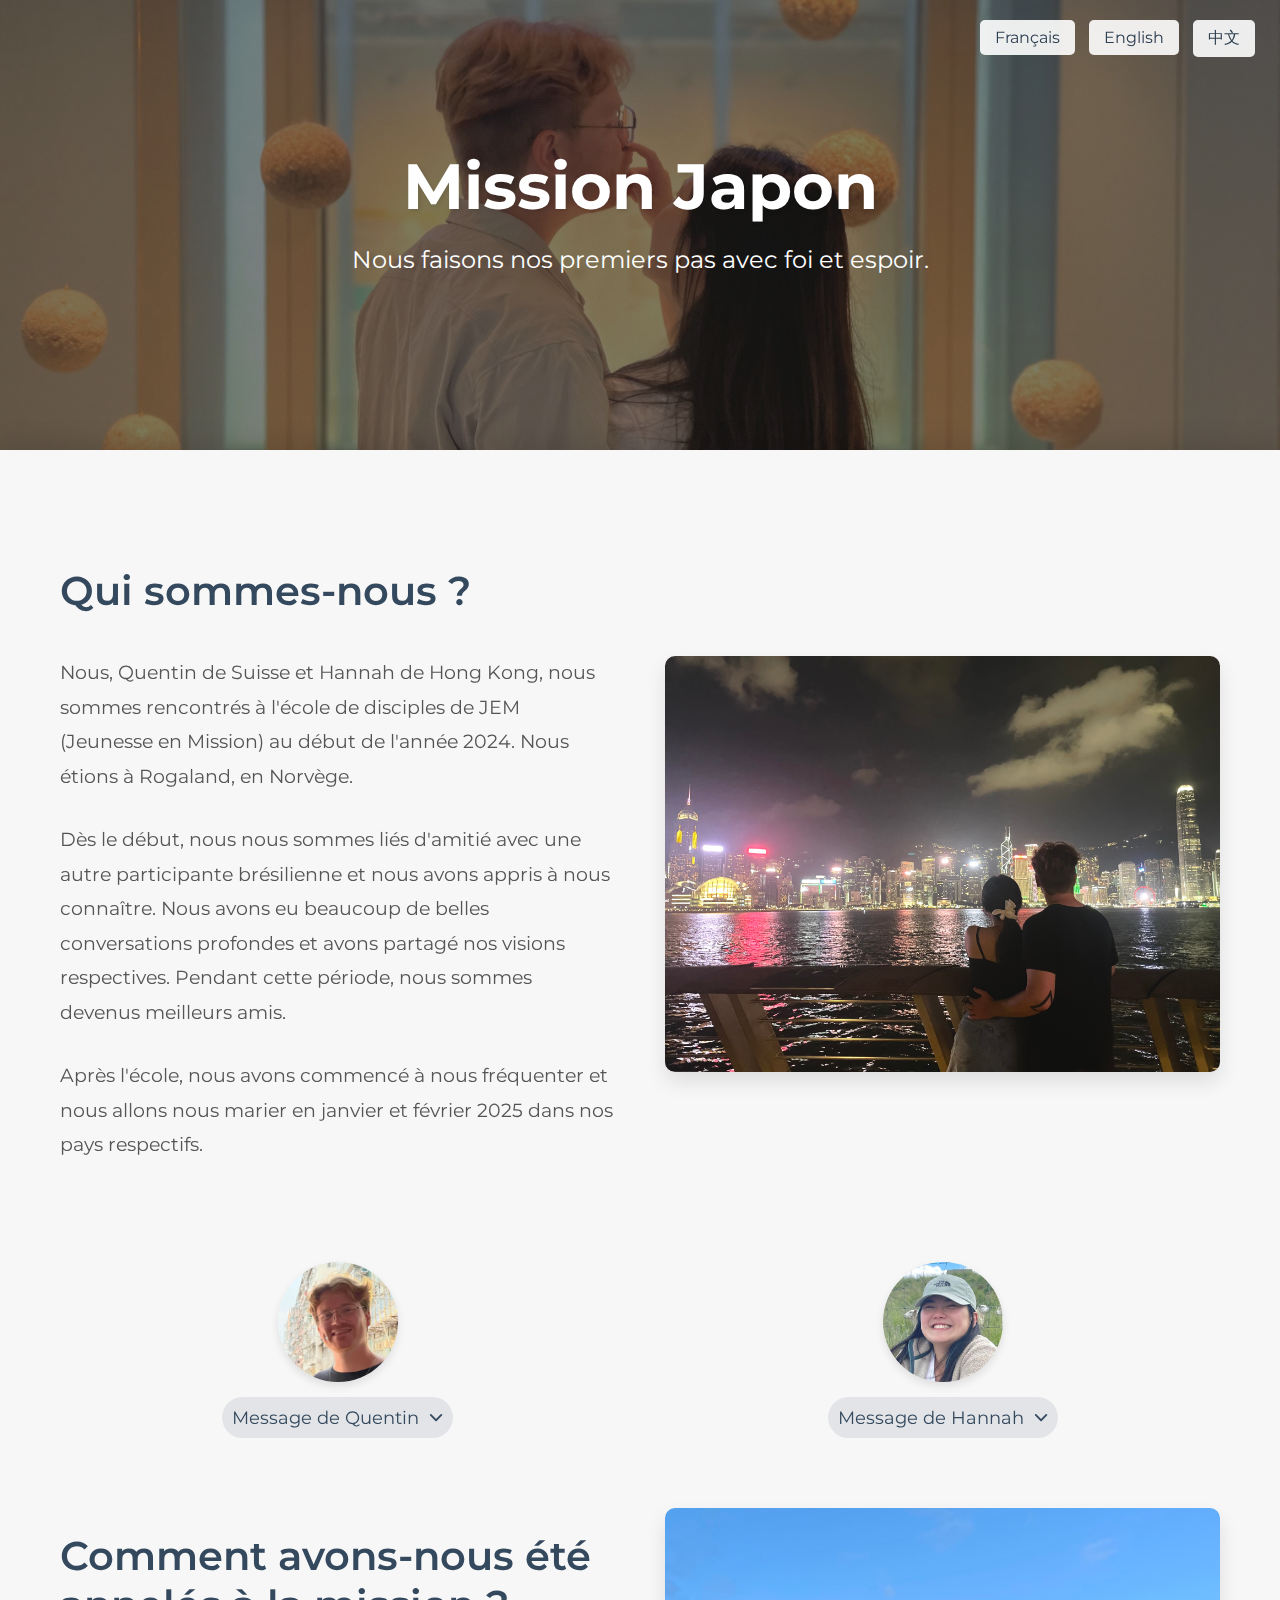
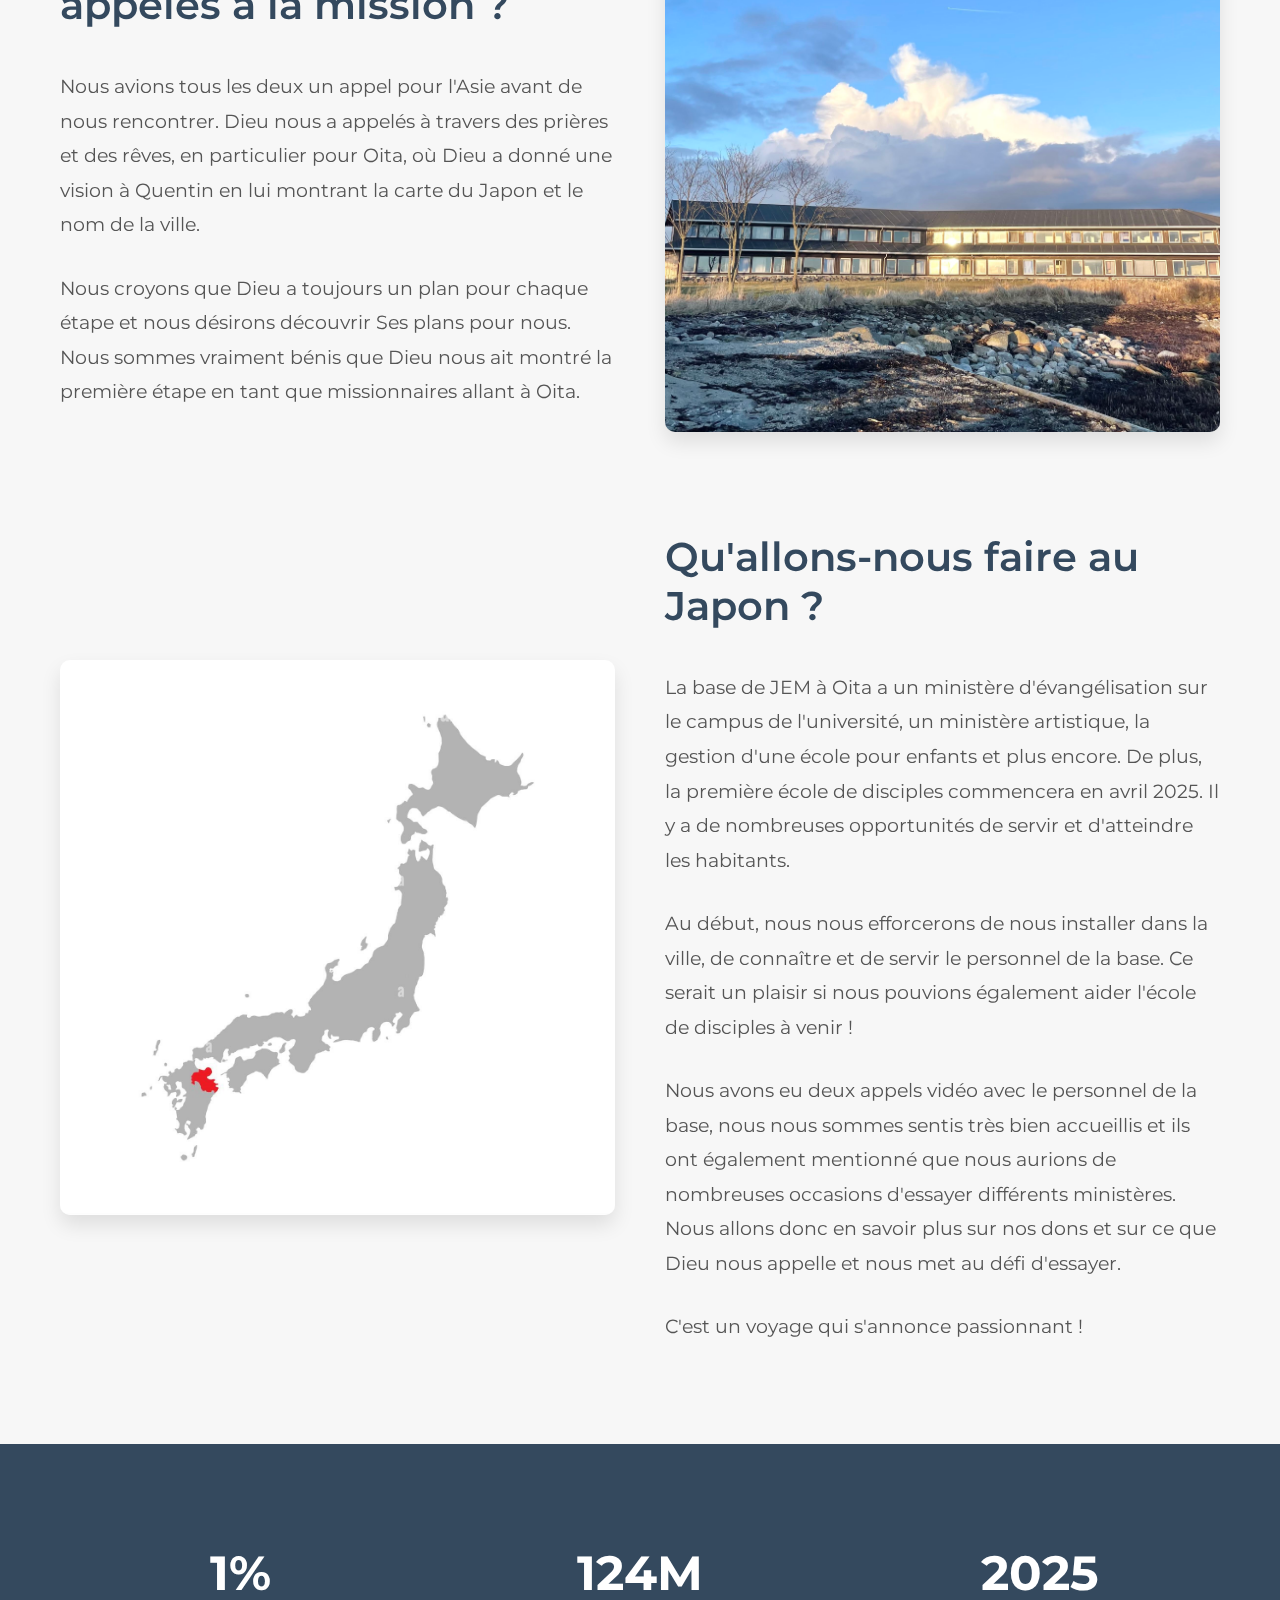
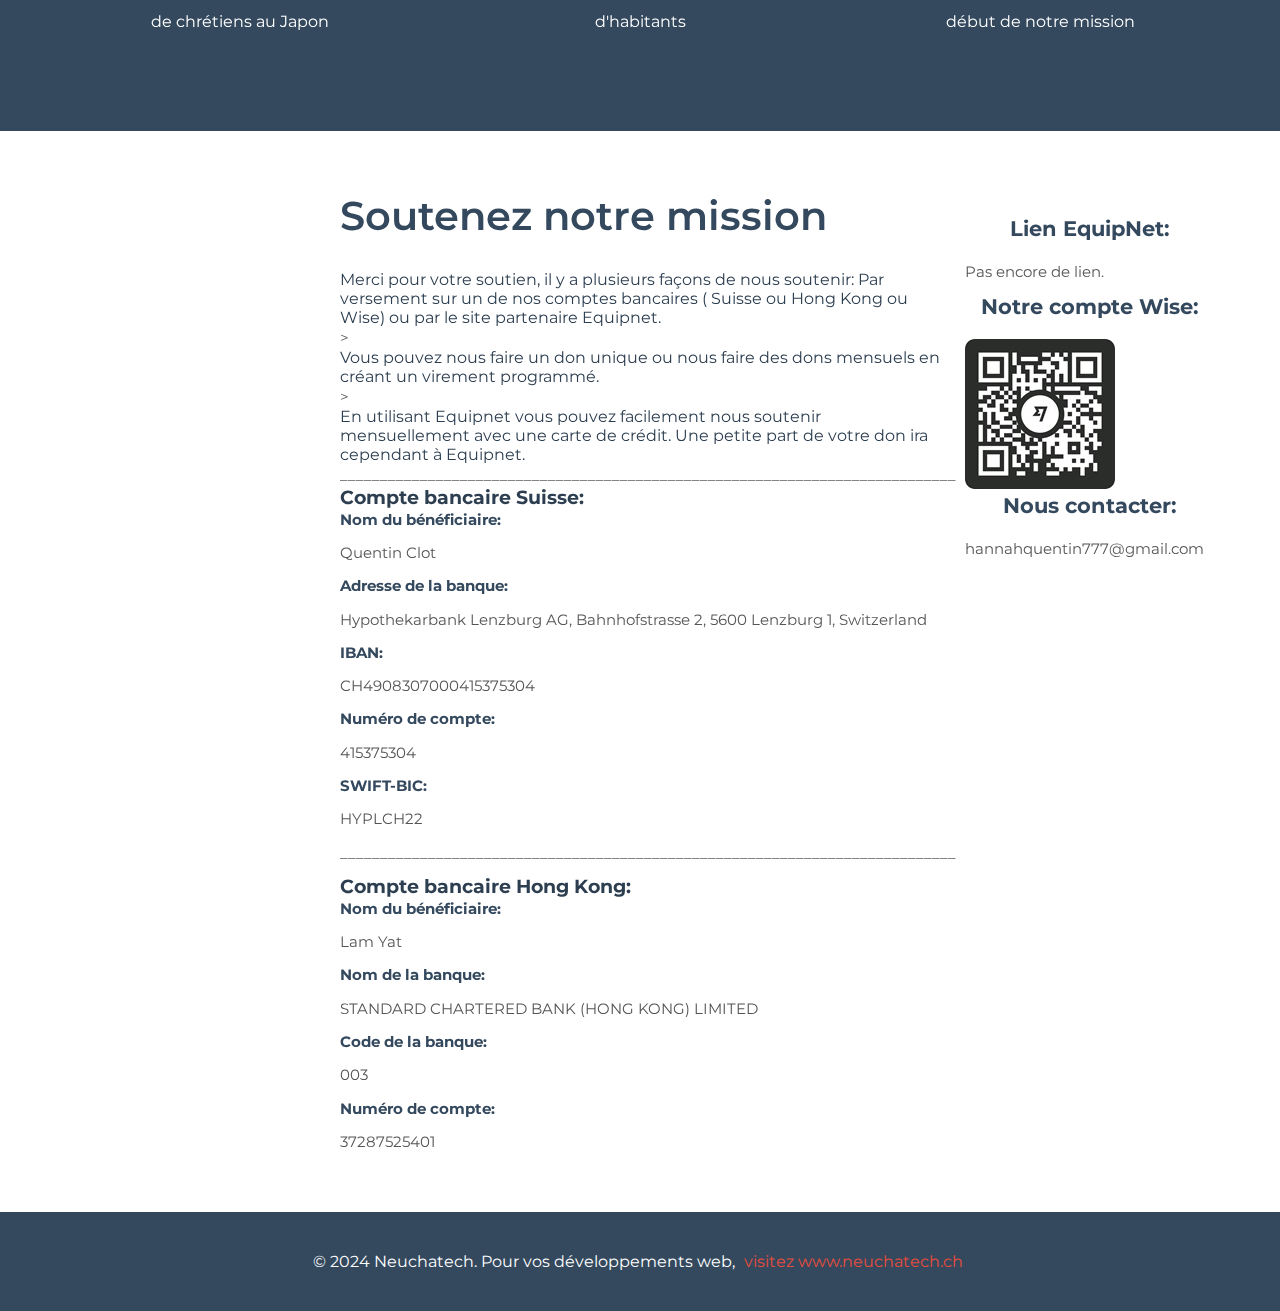
<file: fr.html>
<!DOCTYPE html>
<html lang="fr">
<head>
    <meta charset="UTF-8">
    <meta name="viewport" content="width=device-width, initial-scale=1.0">
    <title>Hannah & Quentin - Missionnaires pour Jésus</title>
    <link rel="preconnect" href="https://fonts.googleapis.com">
    <link rel="preconnect" href="https://fonts.gstatic.com" crossorigin>
    <link href="https://fonts.googleapis.com/css2?family=Montserrat:wght@400;500;600;700&display=swap" rel="stylesheet">
    <link rel="stylesheet" href="styles.css">
    <link rel="stylesheet" href="https://cdnjs.cloudflare.com/ajax/libs/font-awesome/6.5.1/css/all.min.css">
</head>
<body>
    <div id="language-switch">
        <a href="fr.html">Français</a>
        <a href="en.html">English</a>
        <a href="cn.html">中文</a>
        <!--<a href="jp.html">日本語</a>-->
    </div>

    <section class="hero">
        <h1>Mission Japon</h1>
        <p>Nous faisons nos premiers pas avec foi et espoir.</p>
    </section>

    <main>
        <section class="content-section">
            <div class="story-block">
                <div class="story-text">
                    <h2>Qui sommes-nous ?</h2>
                    <p>Nous, Quentin de Suisse et Hannah de Hong Kong, nous sommes rencontrés à l'école de disciples de JEM (Jeunesse en Mission) au début de l'année 2024. Nous étions à Rogaland, en Norvège.</p>
                    
                    <p>Dès le début, nous nous sommes liés d'amitié avec une autre participante brésilienne et nous avons appris à nous connaître. Nous avons eu beaucoup de belles conversations profondes et avons partagé nos visions respectives. Pendant cette période, nous sommes devenus meilleurs amis.</p>
                    
                    <p>Après l'école, nous avons commencé à nous fréquenter et nous allons nous marier en janvier et février 2025 dans nos pays respectifs.</p>
                </div>
                <div class="story-image">
                    <img src="section1.jpg" alt="Notre vision pour le Japon">
                </div>
            </div>

            <div class="couple-section">
                <div class="couple-header">
                    <div class="person-toggle">
                        <div class="profile-image">
                            <img src="description_quentin.jpg" alt="Quentin">
                        </div>
                        <div class="expand-text" onclick="toggleDescription('quentin')">
                            Message de Quentin
                            <i class="fa-solid fa-chevron-down caret"></i>
                        </div>
                    </div>
                    
                    <div class="person-toggle">
                        <div class="profile-image">
                            <img src="description_hannah.jpg" alt="Hannah">
                        </div>
                        <div class="expand-text" onclick="toggleDescription('hannah')">
                            Message de Hannah
                            <i class="fa-solid fa-chevron-down caret"></i>
                        </div>
                    </div>
                </div>

                <div class="testimonies">
                    <div class="person-description" id="quentin-description">
                        <h3>Mon histoire</h3>
                        <p>Je m'appelle Quentin et je suis Suisse.</p>
                        
                        <p>J'ai entendu parler de Jésus depuis que je suis un petit garçon, par mes parents, et je Lui ai donné ma vie dans ma pré-adolescence, mais je n'ai jamais totalement compris ou eu une vraie relation avec Lui. Après quelques années à servir l'église en tant que staff du groupe de jeunes, je me suis éloigné de l'église et de Dieu pendant longtemps.</p>
                        
                        <p>Je n'ai jamais su ce que je voulais faire dans la vie, mais j'ai toujours voulu servir une bonne cause, faire quelque chose de vraiment important. J'ai donc étudié et travaillé dans différents domaines, mais je n'ai jamais eu l'impression de faire quelque chose de vraiment utile. Cela ne me satisfaisait pas et ne répondait pas à ce que je ressentais au plus profond de mon cœur.</p>
                        
                        <p>Au début de l'été 2023, j'ai perdu presque tout ce que j'avais essayé de construire dans ma vie par moi-même et j'ai finalement tout donné à Dieu. J'ai commencé une relation réelle et profonde avec Lui et je L'ai placé comme le roi de mon cœur. Désireux de Le connaître davantage et de construire ma vie avec Lui, j'ai décidé de participer à une école de disciples de JEM afin de construire une bonne fondation pour ma vie avec le Seigneur.</p>

                        <p>Tout ce que j'ai vécu pendant l'école de disciples (les cours, l'outreach, la communion fraternelle, ma relation croissante avec Dieu et bien d'autres choses encore) m'a fait prendre conscience de mon désir de servir Dieu et son royaume, et c'est ce dont mon cœur a toujours eu besoin. J'ai particulièrement senti et entendu que Dieu me demandait de servir en Asie en tant que missionnaire. Avant cette période, si vous me disiez que j'allais devenir missionnaire, je ne vous aurais pas crus et vous aurais dit que ce n'est pas pour moi et que je ne serais pas capable ou assez doué pour le faire.</p>

                        <p>Mais j'ai appris à mieux me connaître et à trouver ma véritable identité en Christ. J'ai aussi appris qu'il y avait de nombreuses façons de servir Dieu et Son royaume en tant que missionnaire.</p>

                        <p>Récemment, j'ai vu que même si je n'étais pas proche de Dieu, Il était proche de moi et qu'Il m'a préparé pendant de nombreuses années pour Le servir pour Sa gloire. Il a également préparé ma partenaire et meilleure amie Hannah, afin que nous puissions partir ensemble en tant que famille. Je remercie Dieu tous les jours pour cette femme extraordinaire avec laquelle nous pouvons former une superbe équipe (Dieu, elle et moi).</p>

                        <p>Un mois avant mon école de disciples, j'ai eu une vision de la part de Dieu où je voyais la carte du Japon et la ville d'Oita, mais à ce moment-là, je n'ai pas compris ce que cela voulait dire.  J'ai juste mis cette information quelque part dans ma tête, ne sachant rien de JEM ou d'Oita à ce moment-là.</p>

                        <p>Un jour, le responsable de la base de Rogaland a parlé des possibilités de JEM après l'école de disciples. J'ai jeté un coup d'œil sur le site web en consultant la liste des bases en Asie et mon regard s'est posé directement sur Oita: j'ai directement entendu Dieu m'appeler là-bas. J'ai donc contacté la base et quelques mois après l'école de disciples, Hannah et moi avons été acceptés comme membres du personnel. Nous préparons maintenant notre mariage et tout ce qu'il faut pour aller à Oita, en espérant y arriver en mars 2025.</p>
                    </div>
                    
                    <div class="person-description" id="hannah-description">
                        <h3>Mon témoignage</h3>
                        <p>Je m'appelle Hannah et je suis née dans une famille chrétienne. Par Sa grâce, mes parents et la famille de ma sœur servent également Dieu depuis de nombreuses années. Pour ma part, j'ai à cœur le service et la mission depuis mon adolescence. La croissance de ma vie spirituelle a connu des hauts et des bas, mais Dieu est fidèle !</p>

                        <p>J'ai été appelé à être missionnaire en 2018 lorsque j'étais en Corée du Sud. Pendant le temps de prière, le pasteur a demandé à tous ceux qui voulaient recevoir un appel de venir sur la scène. J'ai été touchée et j'ai continué à prier sur mon siège, j'ai dit à Dieu que j'avais un désir pour la mission depuis longtemps et je Lui ai demandé de me guider. Mon cœur pour la mission n'a cessé de grandir. Depuis lors, j'ai essayé différents moyens de me rapprocher des nations et des peuples, tout en faisant face à de nombreux défis, mais Dieu m'a réformée et m'a guidée pour me préparer. Car un jour, je serais envoyée pour les nations.</p>

                        <p>Au début de l'année 2024, je rejoins la DTS (Discipleship Training School) de JEM (Jeunesse en Mission) en Norvège. Pendant cette période, j'entends et je ressens profondément que Dieu me guide vraiment vers un endroit et qu'Il va m'amener les gens qui ont besoin de Jésus. Un jour, l'un de nos professeurs a prié pour moi et m'a dit que Dieu avait déjà mis le lieu « Asie » dans mon cœur et que j'étais ointe, que je serais quelque part en Asie pour servir ses habitants. Après cela, j'ai continué à prier et à demander à Dieu de maintenir ma flamme pour la mission. A l'école de disciples, j'ai rencontré le partenaire de vie que Dieu avait préparé pour moi, Quentin, un Suisse qui a un cœur missionnaire pour l'Asie, en particulier le Japon. Dieu a continué à me parler dans différentes situations et a répondu à mes prières. La première chose que j'ai demandée à Dieu, c'est de faire en sorte que ma future relation et la mission se déroulent au même rythme, je veux un homme qui soit prêt à partir en mission. Comme je sais que Quentin a un cœur pour le Japon et qu'il est prêt à servir après l'école de disciples, ma deuxième prière est la suivante : je vais aller là où Tu m'appelles, pas seulement pour suivre quelqu'un.</p>

                        <p>Lors des journées de sensibilisation, mon équipe s'est rendue au Viêt Nam pour servir les habitants, faire de l'évangélisation et visiter les églises locales. J'ai rencontré deux missionnaires dans des églises différentes, et tous deux m'ont dit qu'ils travaillaient au Japon ! J'étais « ahhhhh !!!!!! Dieu, merci pour ce signe qui me permet de savoir que cela vient de Toi et que Tu m'amènes à un endroit où Tu m'envoies en tant que missionnaire. Après tous ces processus et histoires étonnants, à la fin de l'école de disciples, j'ai raconté à Quentin mes prières et ce que Dieu m'avait dit, puis nous avons attendu la remise des diplômes et avons commencé à sortir ensemble.</p>

                        <p>J'ai vu la foi de notre Dieu, j'ai vu comment Il parle aux gens qui sont prêts à L'écouter, j'ai vu que Ses plans sont plus élevés que les miens, j'ai vu qu'Il nous conduisait, Quentin et moi, en tant que famille, au Japon, le premier pays de notre vie missionnaire.</p>

                        <p>Au cours du premier mois de notre relation à distance, en juillet, nous avons envoyé des candidatures à JEM Oita Japon pour avoir une chance de servir. Le traitement des candidatures, la vérification des antécédents, les formulaires de référence ont pris beaucoup de temps et finalement, à la mi-octobre, nous avons reçu un e-mail de bienvenue et d'accueil de la part de l'organisation qui nous a officiellement reçus en tant que couple missionnaire ! Louons le Seigneur, Il ne me laisse jamais tomber ! Il est fidèle, Il est le vrai Dieu. A la fin du mois d'octobre, nous avons enfin commencé à nous préparer à collecter de l'argent et à obtenir un visa missionnaire pour le Japon.</p>

                        <p>La vie d'un missionnaire ne fait que commencer, j'espère que vous avez aussi à cœur de marcher avec nous dans ce voyage de toute une vie. J'ai hâte de voir Ses plans !</p>
                    </div>
                </div>
            </div>

            <div class="story-block">
                <div class="story-text">
                    <h2>Comment avons-nous été appelés à la mission ?</h2>
                    <p>Nous avions tous les deux un appel pour l'Asie avant de nous rencontrer. Dieu nous a appelés à travers des prières et des rêves, en particulier pour Oita, où Dieu a donné une vision à Quentin en lui montrant la carte du Japon et le nom de la ville.</p>
                    
                    <p>Nous croyons que Dieu a toujours un plan pour chaque étape et nous désirons découvrir Ses plans pour nous. Nous sommes vraiment bénis que Dieu nous ait montré la première étape en tant que missionnaires allant à Oita.</p>
                </div>
                <div class="story-image">
                    <img src="section2.jpg" alt="Notre parcours">
                </div>
            </div>

            <div class="story-block">
                <div class="story-text">
                    <h2>Qu'allons-nous faire au Japon ?</h2>
                    <p>La base de JEM à Oita a un ministère d'évangélisation sur le campus de l'université, un ministère artistique, la gestion d'une école pour enfants et plus encore. De plus, la première école de disciples commencera en avril 2025. Il y a de nombreuses opportunités de servir et d'atteindre les habitants.</p>
                    
                    <p>Au début, nous nous efforcerons de nous installer dans la ville, de connaître et de servir le personnel de la base. Ce serait un plaisir si nous pouvions également aider l'école de disciples à venir !</p>
                    
                    <p>Nous avons eu deux appels vidéo avec le personnel de la base, nous nous sommes sentis très bien accueillis et ils ont également mentionné que nous aurions de nombreuses occasions d'essayer différents ministères. Nous allons donc en savoir plus sur nos dons et sur ce que Dieu nous appelle et nous met au défi d'essayer.</p>
                    
                    <p>C'est un voyage qui s'annonce passionnant !</p>
                </div>
                <div class="story-image">
                    <img src="section3.jpg" alt="Notre impact au Japon">
                </div>
            </div>
        </section>

        <section class="stats">
            <div class="stats-container">
                <div class="stat-item">
                    <div class="stat-number">1%</div>
                    <div>de chrétiens au Japon</div>
                </div>
                <div class="stat-item">
                    <div class="stat-number">124M</div>
                    <div>d'habitants</div>
                </div>
                <div class="stat-item">
                    <div class="stat-number">2025</div>
                    <div>début de notre mission</div>
                </div>
            </div>
        </section>

        <section id="donation-form">
            <div class="donation-container">
                <div class="form-container">
                    <h2>Soutenez notre mission</h2>
                    <p> Merci pour votre soutien, il y a plusieurs façons de nous soutenir: Par versement sur un de nos comptes bancaires ( Suisse ou Hong Kong ou Wise) ou par le site partenaire Equipnet.</p>
                    <div class="bank-details">
                        <p> >   </p>
                    </div>      
                    <p>Vous pouvez nous faire un don unique ou nous faire des dons mensuels en créant un virement programmé.</p>
                    <div class="bank-details">
                        <p> >   </p>
                    </div>      
                    <p>En utilisant Equipnet vous pouvez facilement nous soutenir mensuellement avec une carte de crédit. Une petite part de votre don ira cependant à Equipnet.</p>
                    <div class="bank-details">
                        <p>_____________________________________________________________________________ </p>
                    </div>  
                  
                    <h3>Compte bancaire Suisse:</h3>
                    <div class="bank-details">
                        <p><strong>Nom du bénéficiaire:</strong> </p>
                        <p> Quentin Clot</p>
                        <p><strong>Adresse de la banque:</strong></p>
                        <p> Hypothekarbank Lenzburg AG, Bahnhofstrasse 2, 5600 Lenzburg 1, Switzerland</p>
                        <p><strong>IBAN:</strong> </p>
                        <p> CH4908307000415375304</p>
                        <p><strong>Numéro de compte:</strong> </p>
                        <p> 415375304</p>
                        <p><strong>SWIFT-BIC:</strong> </p>
                        <p> HYPLCH22</p>
                        <p>_____________________________________________________________________________ </p>
                        <h3>Compte bancaire Hong Kong:</h3>
                        <p><strong>Nom du bénéficiaire:</strong> </p>
                        <p> Lam Yat</p>
                        <p><strong>Nom de la banque:</strong></p>
                        <p> STANDARD CHARTERED BANK (HONG KONG) LIMITED</p>
                        <p><strong>Code de la banque:</strong> </p>
                        <p> 003</p>
                        <p><strong>Numéro de compte:</strong> </p>
                        <p> 37287525401</p>                        
                    </div>
                </div>
                
                
                <div class="bank-info">
                    <h3>Lien EquipNet:</h3>
                    <div class="bank-details">
                        <p>Pas encore de lien.</p>
                    <h3>Notre compte Wise:</h3>
                        <img src="wise2.jpg" alt="Wise">
                    <h3>Nous contacter:</h3>
                       <p>hannahquentin777@gmail.com</p>
                    </div>
                </div>

<!--
                    <form id="donForm">
                        <label for="name">Nom</label>
                        <input type="text" id="name" name="name" required>
                        
                        <label for="firstname">Prénom</label>
                        <input type="text" id="firstname" name="firstname" required>
                        
                        <label for="contact">E-mail ou N° de tél</label>
                        <input type="text" id="contact" name="contact" required>
                        
                        <label for="amount">Montant (CHF)</label>
                        <input type="number" id="amount" name="amount" required>
                        
                        <label for="type">Type de don</label>
                        <select id="type" name="type" required>
                            <option value="mensuel">Mensuel</option>
                            <option value="ponctuel">Ponctuel</option>
                        </select>
                        
                        <label for="duration">Durée</label>
                        <select id="duration" name="duration">
                            <option value="3mois">3 mois</option>
                            <option value="6mois">6 mois</option>
                            <option value="1an">1 an</option>
                            <option value="2ans">2 ans</option>
                        </select>
                        
                        <label for="message">Message (optionnel)</label>
                        <textarea id="message" name="message" rows="4" placeholder="Laissez-nous un petit message..."></textarea>
                        
                        <button type="button" onclick="handleSubmit()">Envoyer</button>
                    </form> 
                    -->
                    <!--
                    <h3>Informations bancaires</h3>
                    <div class="bank-details">
                        <p><strong>Nom:</strong> Quentin Clot</p>
                        <p><strong>IBAN:</strong> CH4908307000415375304</p>
                        <p><strong>SWIFT-BIC:</strong> HYPLCH22</p>
                        <p> </p>
                        <p><strong>Nous contacter:</strong> </p>
                        <p>hannahquentin777@gmail.com</p>
                    </div>
                    -->
                
            </div>
        </section>
    </main>

    <footer>
        <p>© 2024 Neuchatech. Pour vos développements web, <a href="https://www.neuchatech.ch" target="_blank">visitez www.neuchatech.ch</a></p>
    </footer>

    <script>
        // Form handling
        function handleSubmit() {
            const typeSelect = document.getElementById("type");
            const durationSelect = document.getElementById("duration");
            
            if (!validateFormData()) {
                alert("Erreur lors de l'envoi du formulaire, merci de réessayer.");
                return;
            }
            
            const data = {
                name: document.getElementById("name").value,
                firstname: document.getElementById("firstname").value,
                contact: document.getElementById("contact").value,
                amount: document.getElementById("amount").value,
                currency: "CHF",
                type: typeSelect.value,
                duration: typeSelect.value === "ponctuel" ? "" : durationSelect.value,
                message: document.getElementById("message").value
            };

            const submitBtn = document.querySelector('button[type="button"]');
            submitBtn.disabled = true;

            fetch("https://script.google.com/macros/s/AKfycbwJjgqORGP7YRFMxLQ2HFt4QAWN5tS88qdf4q8qgYSIl3Ccv5eTaoW8CrRdph8ZSkPjcQ/exec", {
                method: "POST",
                mode: "no-cors",
                body: JSON.stringify(data),
                headers: {
                    "Content-Type": "application/json"
                },
            })
            .then(response => {
                if (response.type === 'opaque') {
                    alert("Merci pour votre promesse de don ! Nous vous contacterons un peu avant notre départ avec les informations pour le paiement.");
                    document.getElementById("donForm").reset();
                    typeSelect.value = "mensuel";
                    durationSelect.disabled = false;
                    durationSelect.value = "2ans";
                } else {
                    throw new Error('Réponse inattendue');
                }
            })
            .catch(error => {
                console.error("Erreur:", error);
                alert("Erreur lors de l'envoi du formulaire, merci de réessayer.");
            })
            .finally(() => {
                submitBtn.disabled = false;
            });
        }

        function validateFormData() {
            const name = document.getElementById("name").value.trim();
            const firstname = document.getElementById("firstname").value.trim();
            const contact = document.getElementById("contact").value.trim();
            const amount = document.getElementById("amount").value;
            const type = document.getElementById("type").value;
            
            if (!name || !firstname || !contact || !amount || !type) {
                return false;
            }
            
            const numAmount = Number(amount);
            if (isNaN(numAmount) || numAmount <= 0 || numAmount > 1000000) {
                return false;
            }
            
            if (type === "mensuel") {
                const duration = document.getElementById("duration").value;
                if (!duration) {
                    return false;
                }
            }
            
            return true;
        }

        // Duration field handling
        document.getElementById("type").addEventListener("change", function(e) {
            const durationSelect = document.getElementById("duration");
            const durationLabel = document.querySelector('label[for="duration"]');
            
            if (e.target.value === "ponctuel") {
                durationSelect.disabled = true;
                durationSelect.value = "";
                durationLabel.style.opacity = "0.5";
            } else {
                durationSelect.disabled = false;
                durationLabel.style.opacity = "1";
                durationSelect.value = "2ans";
            }
        });

        // Add this new function for description toggling
        function toggleDescription(person) {
            const description = document.getElementById(`${person}-description`);
            const expandText = document.querySelector(`.expand-text[onclick*="${person}"]`);
            const otherPerson = person === 'quentin' ? 'hannah' : 'quentin';
            const otherDescription = document.getElementById(`${otherPerson}-description`);
            const otherExpandText = document.querySelector(`.expand-text[onclick*="${otherPerson}"]`);
            
            // If clicking on already expanded description, close it
            if (description.classList.contains('expanded')) {
                description.classList.remove('expanded');
                expandText.classList.remove('active');
                return;
            }
            
            // Close any open description
            const descriptions = document.querySelectorAll('.person-description');
            const expandTexts = document.querySelectorAll('.expand-text');
            
            descriptions.forEach(desc => desc.classList.remove('expanded'));
            expandTexts.forEach(text => text.classList.remove('active'));
            
            // Open the clicked description
            description.classList.add('expanded');
            expandText.classList.add('active');
        }
    </script>
</body>
</html>
</file>
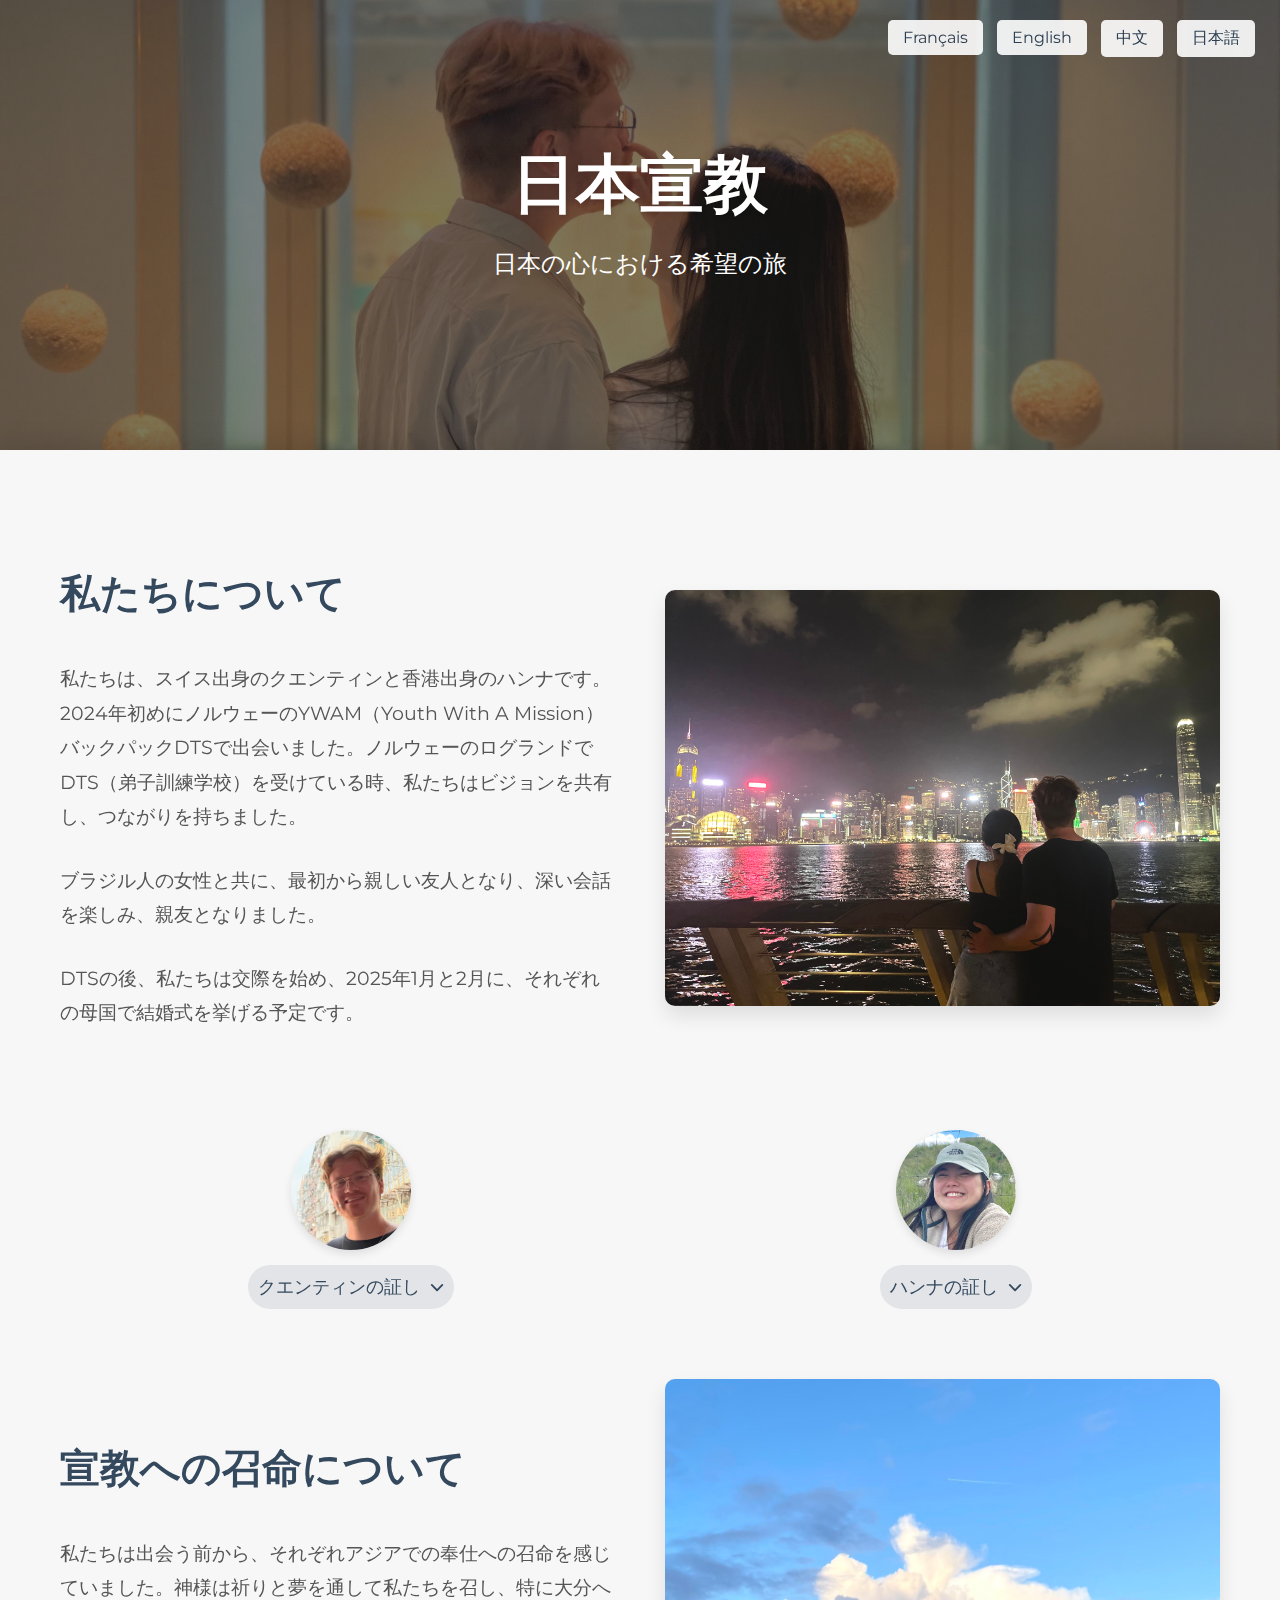
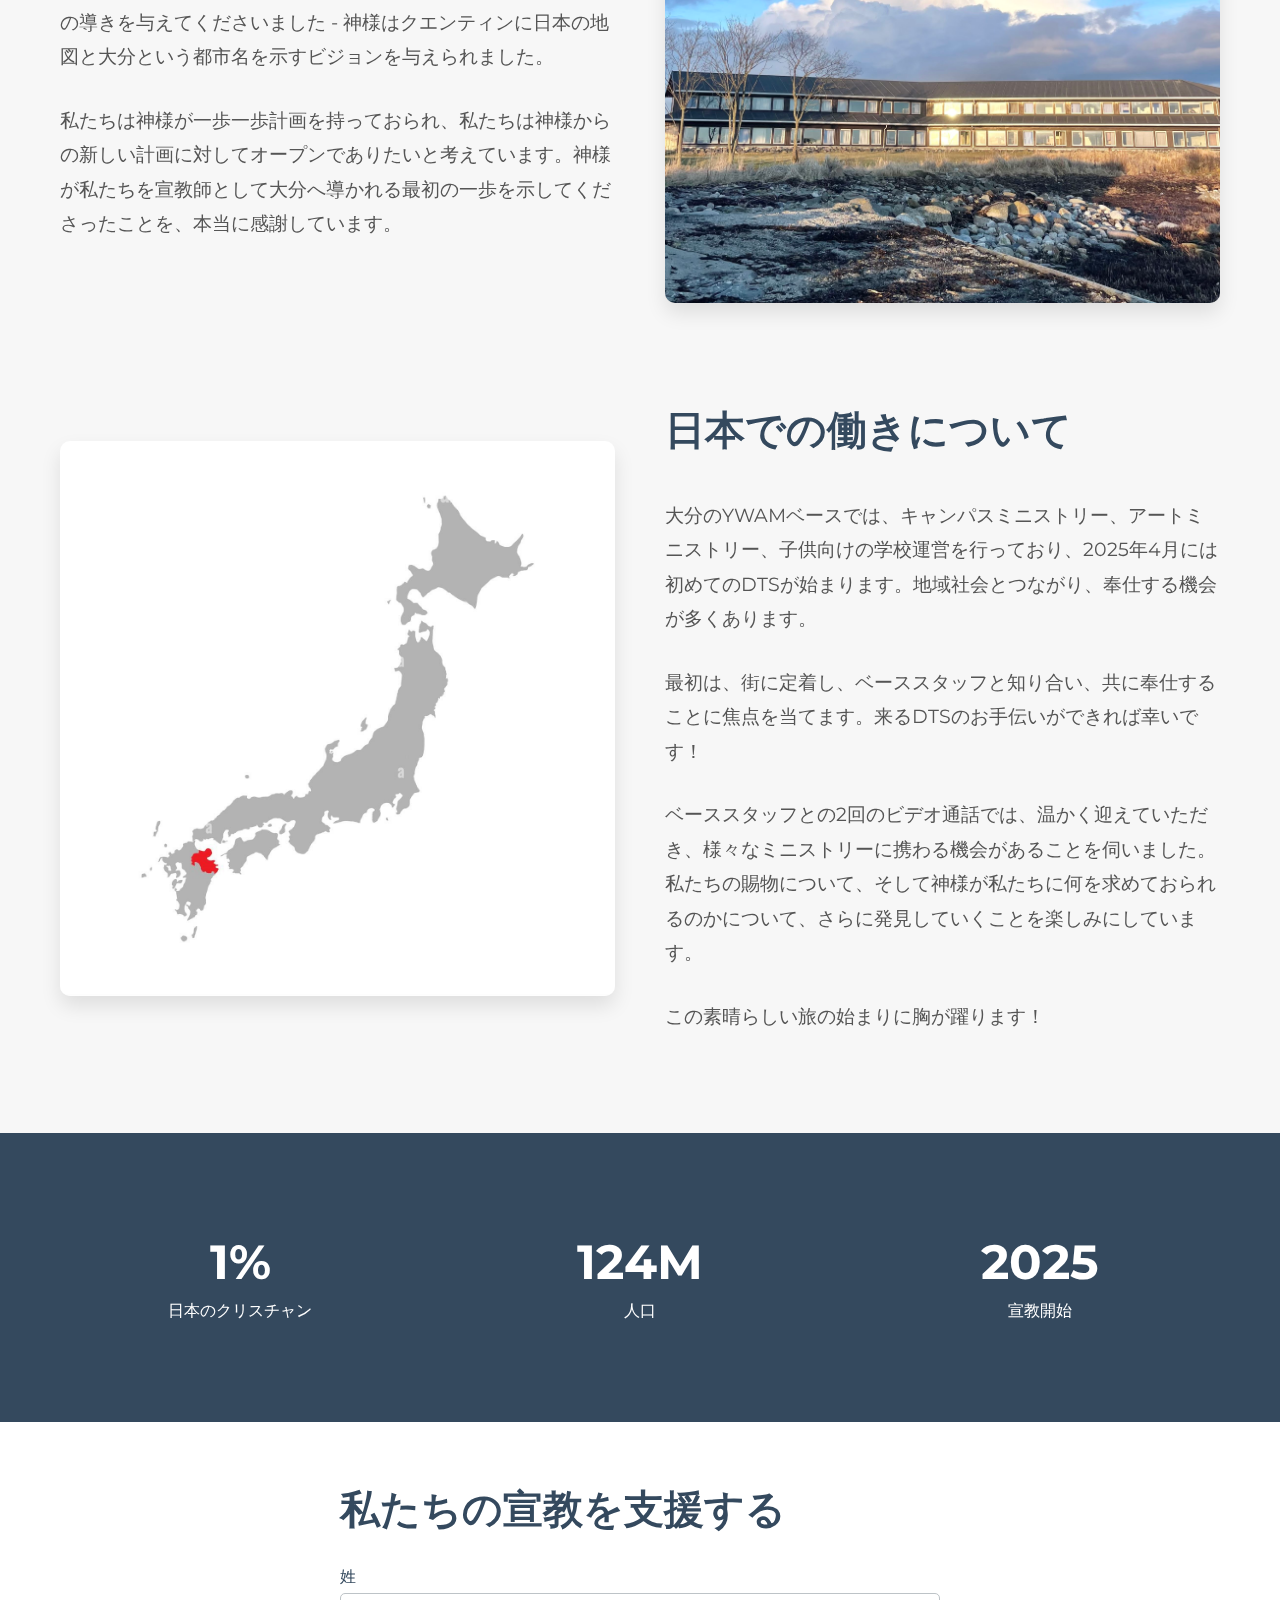
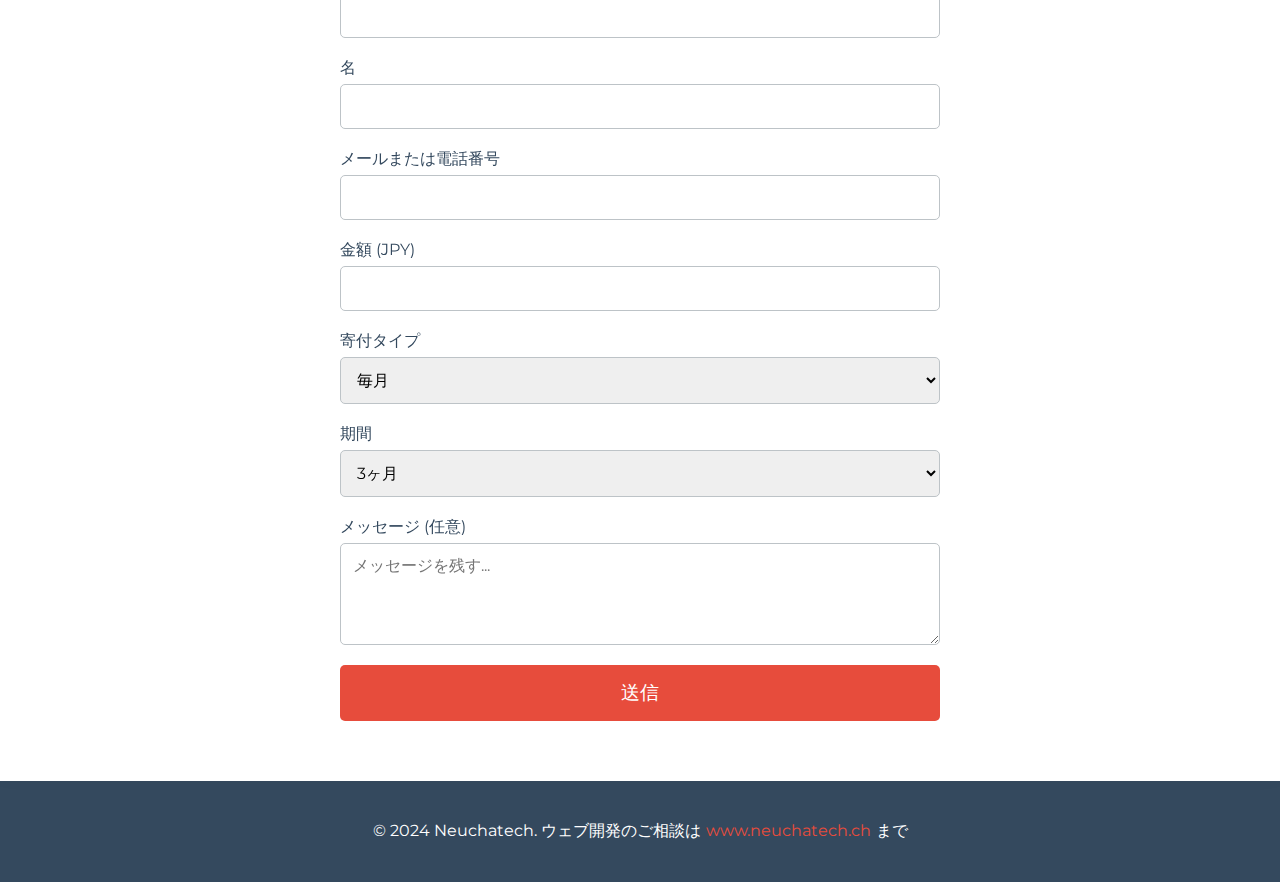
<file: jp.html>
<!DOCTYPE html>
<html lang="ja">
<head>
    <meta charset="UTF-8">
    <meta name="viewport" content="width=device-width, initial-scale=1.0">
    <title>Hannah & Quentin - Missionaries for Jesus</title>
    <link rel="preconnect" href="https://fonts.googleapis.com">
    <link rel="preconnect" href="https://fonts.gstatic.com" crossorigin>
    <link href="https://fonts.googleapis.com/css2?family=Montserrat:wght@400;500;600;700&display=swap" rel="stylesheet">
    <link rel="stylesheet" href="styles.css">
    <link rel="stylesheet" href="https://cdnjs.cloudflare.com/ajax/libs/font-awesome/6.5.1/css/all.min.css">
</head>
<body>
    <div id="language-switch">
        <a href="fr.html">Français</a>
        <a href="en.html">English</a>
        <a href="cn.html">中文</a>
        <a href="jp.html">日本語</a>
    </div>

    <section class="hero">
        <h1>日本宣教</h1>
        <p>日本の心における希望の旅</p>
    </section>

    <main>
        <section class="content-section">
            <div class="story-block">
                <div class="story-text">
                    <h2>私たちについて</h2>
                    <p>私たちは、スイス出身のクエンティンと香港出身のハンナです。2024年初めにノルウェーのYWAM（Youth With A Mission）バックパックDTSで出会いました。ノルウェーのログランドでDTS（弟子訓練学校）を受けている時、私たちはビジョンを共有し、つながりを持ちました。</p>
                    
                    <p>ブラジル人の女性と共に、最初から親しい友人となり、深い会話を楽しみ、親友となりました。</p>
                    
                    <p>DTSの後、私たちは交際を始め、2025年1月と2月に、それぞれの母国で結婚式を挙げる予定です。</p>
                </div>
                <div class="story-image">
                    <img src="section1.jpg" alt="日本へのビジョン">
                </div>
            </div>
            <div class="couple-section">
                <div class="couple-header">
                    <div class="person-toggle">
                        <div class="profile-image">
                            <img src="description_quentin.jpg" alt="Quentin">
                        </div>
                        <div class="expand-text" onclick="toggleDescription('quentin')">
                            クエンティンの証し
                            <i class="fa-solid fa-chevron-down caret"></i>
                        </div>
                    </div>
                    
                    <div class="person-toggle">
                        <div class="profile-image">
                            <img src="description_hannah.jpg" alt="Hannah">
                        </div>
                        <div class="expand-text" onclick="toggleDescription('hannah')">
                            ハンナの証し
                            <i class="fa-solid fa-chevron-down caret"></i>
                        </div>
                    </div>
                </div>

                <div class="testimonies">
                    <div class="person-description" id="quentin-description">
                        <h3>私の証し</h3>
                        <p>私の名前はクエンティンで、スイス出身です。</p>
                        
                        <p>子供の頃から両親を通してイエス様のことを知り、10代前半で人生を捧げましたが、29歳後半になるまで本当の理解も真の関係も持てていませんでした。長年教会に通い、ユースグループのスタッフとして奉仕していましたが、その後長い間、教会と神様から離れていました。</p>
                        
                        <p>人生で何をしたいのか正確には分かりませんでしたが、いつも良い目的に仕え、本当に意味のあることをしたいと思っていました。様々な分野で学び、働きましたが、本当に有用なことをしているとは感じられませんでした。それは私を満足させず、心の奥底で感じていることに応えるものではありませんでした。</p>
                        
                        <p>2023年初夏、自分で築こうとしていたものをほとんど失い、ついに全てを神様に捧げ、神様との真の深い関係を始め、心の王として迎えました。神様をもっと知り、主と共に人生を築きたいという思いから、主との人生の良い土台を築くためにYWAMのDTSに参加することを決めました。</p>

                        <p>DTSでの全ての経験（授業、アウトリーチ、交わり、神様との関係の成長など）を通して、いかに神様と神の国に仕えたいか、それが私の心が常に必要としていたものだということに気づきました。特にアジアで宣教師として仕えるようにという神様の召しを感じ、聞きました。それまでは、誰かが私に宣教師になると言っても信じず、それは私には向いていない、十分な能力も賜物もないと言っていたでしょう。</p>

                        <p>しかし、自分自身をよりよく知り、キリストにある真のアイデンティティを見出すことを学びました。また、宣教師として神様と神の国に仕える方法は多くあることも学びました。</p>

                        <p>最近、私が神様から離れていた時でさえ、神様は私の近くにおられ、何年もかけて神様の栄光のために仕えるよう私と私の心を準備してくださっていたことに気づきました。また、私のパートナーであり親友のハンナも備えてくださり、家族として共に行くことができます。この素晴らしい女性と共に素晴らしいチーム（神様、彼女、私）を形成できることを、毎日神様に感謝しています。</p>

                        <p>DTS開始の1ヶ月前、神様からの夢で日本の地図と大分市を見ましたが、その時は理解できず、YWAMや大分について何も知らなかったので、ただ心の片隅に置いておきました。</p>

                        <p>ある日、ベースリーダーがDTS後のYWAMでの可能性について話し、ウェブサイトでアジアのベース一覧を見ていた時、私の目は直接大分に向けられ、すぐに神様がそこに召しておられることを聞きました。そこでベースに連絡し、DTSの数ヶ月後、ハンナと私はそこのスタッフとして受け入れられました。現在、私たちは結婚式と大分行きに必要な全ての準備を進めており、2025年3月に行けることを願っています。</p>
                    </div>
                    
                    <div class="person-description" id="hannah-description">
                        <h3>私の証し</h3>
                        <p>私の名前はハンナです。クリスチャンの家庭に生まれました。神様の恵みにより、両親も姉の家族も長年神様に仕えています。私自身、10代の頃から奉仕と宣教への思いを与えられていました。10代の頃の霊的成長には浮き沈みがありましたが、神様は誠実なお方です！</p>

                        <p>2018年（あるいはそれ以前から）、韓国にいた時に宣教師になるよう召されました。祈りの時間に、牧師先生が召命を受けたい人は前に出るように言われました。私は感動して座席で���り続け、長年抱いていた宣教への思いを神様に伝え、導きを求めました。宣教への思いは私の心の中で育ち続けていました。それ以来、様々な方法で諸国の民々と近づこうと試み、多くの課題に直面しましたが、神様は私を整え、準備するよう導き続けてくださいました。</p>

                        <p>2024年初め、ノルウェーでYWAMのDTSに参加しました。この期間中、神様が確かに私をある場所に導き、イエス様を必要としている人々のところへ連れて行ってくださることを、深く聞き、感じました。ある日、講師の一人が私のために祈り、神様がすでに「アジア」を私の心に置かれており、私が油注がれて、アジアのどこかで失われた人々に仕えることになると言われました。祈りの後、私は「神様のために出て行く」という情熱を持ち続けられるよう祈り続けました。DTSで、神様が私のために備えてくださった生涯の伴侶、特に日本に対して宣教の心を持つスイス人のクエンティンに出会いました。神様は様々な状況で私に語りかけ、私の祈りに答えてくださいました。最初の祈りは、将来の関係と宣教が同じペースで進むように - 宣教の準備ができている男性を望みました。クエンティンが日本への思いを持ち、DTS後に奉仕する意志があることを知り、二つ目の祈りは - 誰かについて行くのではなく、神様が召される場所へ行くというものでした。</p>

                        <p>アウトリーチ中、私たちのチームはベトナムで現地の人々に仕え、伝道し、地域の教会を訪問しました。異なる教会で二人の宣教師に出会い、両者とも日本での奉仕について言及したのです！私は「あぁぁぁ！！！！！」と思いました。神様、これがあなたからのしるしだと分かります。あなたが私を宣教師として送られる場所を示してくださっています。これらの素晴らしい出来事の後、DTS終了時に、私はクエンティンに私の祈りと神様が語られたことを伝え、卒業まで待って交際を始めました。</p>

                        <p>私たちの神様がいかに信仰深いか、進んで聞く人々にどのように語りかけられるか、神様の計画がいかに私の計画より高いか、そして神様が私とクエンティンを家族として日本へ、私たちの宣教生活の最初の国へと導いておられることを見ました。</p>

                        <p>遠距離恋愛の最初の月である7月に、私たちはYWAM大分に奉仕の機会を求めてスタッフ応募を送りました。申請書の審査、身元調査、推薦状など、時間のかかるプロセスを経て、ついに10月中旬に歓迎のメールを受け取り、宣教師カップルとして正式に受け入れられました！主を賛美します。主は決して私を見捨てません！主は誠実なお方、真の神様です。10月下旬、ようやく支援金集めと日本の宣教師ビザ取得の準備を始めることができました。</p>

                        <p>宣教師としての人生はこれから始まります。この生涯の旅に、皆様も共に歩んでいただけることを願っています。神様の計画が明らかになっていくのを楽しみにしています！</p>
                    </div>
                </div>
            </div>

            <div class="story-block">
                <div class="story-text">
                    <h2>宣教への召命について</h2>
                    <p>私たちは出会う前から、それぞれアジアでの奉仕への召命を感じていました。神様は祈りと夢を通して私たちを召し、特に大分への導きを与えてくださいました - 神様はクエンティンに日本の地図と大分という都市名を示すビジョンを与えられました。</p>
                    
                    <p>私たちは神様が一歩一歩計画を持っておられ、私たちは神様からの新しい計画に対してオープンでありたいと考えています。神様が私たちを宣教師として大分へ導かれる最初の一歩を示してくださったことを、本当に感謝しています。</p>
                </div>
                <div class="story-image">
                    <img src="section2.jpg" alt="私たちの旅">
                </div>
            </div>

            <div class="story-block">
                <div class="story-text">
                    <h2>日本での働きについて</h2>
                    <p>大分のYWAMベースでは、キャンパスミニストリー、アートミニストリー、子供向けの学校運営を行っており、2025年4月には初めてのDTSが始まります。地域社会とつながり、奉仕する機会が多くあります。</p>
                    
                    <p>最初は、街に定着し、ベーススタッフと知り合い、共に奉仕することに焦点を当てます。来るDTSのお手伝いができれば幸いです！</p>
                    
                    <p>ベーススタッフとの2回のビデオ通話では、温かく迎えていただき、様々なミニストリーに携わる機会があることを伺いました。私たちの賜物について、そして神様が私たちに何を求めておられるのかについて、さらに発見していくことを楽しみにしています。</p>
                    
                    <p>この素晴らしい旅の始まりに胸が躍ります！</p>
                </div>
                <div class="story-image">
                    <img src="section3.jpg" alt="日本での私たちの影響">
                </div>
            </div>
        </section>

        <section class="stats">
            <div class="stats-container">
                <div class="stat-item">
                    <div class="stat-number">1%</div>
                    <div>日本のクリスチャン</div>
                </div>
                <div class="stat-item">
                    <div class="stat-number">124M</div>
                    <div>人口</div>
                </div>
                <div class="stat-item">
                    <div class="stat-number">2025</div>
                    <div>宣教開始</div>
                </div>
            </div>
        </section>

        <section id="donation-form">
            <div class="donation-container">
                <div class="form-container">
                    <h2>私たちの宣教を支援する</h2>
                    <form id="donForm">
                        <label for="name">姓</label>
                        <input type="text" id="name" name="name" required>
                        
                        <label for="firstname">名</label>
                        <input type="text" id="firstname" name="firstname" required>
                        
                        <label for="contact">メールまたは電話番号</label>
                        <input type="text" id="contact" name="contact" required>
                        
                        <label for="amount">金額 (JPY)</label>
                        <input type="number" id="amount" name="amount" required>
                        
                        <label for="type">寄付タイプ</label>
                        <select id="type" name="type" required>
                            <option value="mensuel">毎月</option>
                            <option value="ponctuel">一回限り</option>
                        </select>
                        
                        <label for="duration">期間</label>
                        <select id="duration" name="duration">
                            <option value="3mois">3ヶ月</option>
                            <option value="6mois">6ヶ月</option>
                            <option value="1an">1年</option>
                            <option value="2ans">2年</option>
                        </select>
                        
                        <label for="message">メッセージ (任意)</label>
                        <textarea id="message" name="message" rows="4" placeholder="メッセージを残す..."></textarea>
                        
                        <button type="button" onclick="handleSubmit()">送信</button>
                    </form>
                </div>
            </div>
        </section>
    </main>

    <footer>
        <p>© 2024 Neuchatech. ウェブ開発のご相談は<a href="https://www.neuchatech.ch" target="_blank">www.neuchatech.ch</a>まで</p>
    </footer>

    <script>
        // Form handling
        function handleSubmit() {
            const typeSelect = document.getElementById("type");
            const durationSelect = document.getElementById("duration");
            
            if (!validateFormData()) {
                alert("フォームの送信中にエラーが発生しました。もう一度お試しください。");
                return;
            }
            
            const data = {
                name: document.getElementById("name").value,
                firstname: document.getElementById("firstname").value,
                contact: document.getElementById("contact").value,
                amount: document.getElementById("amount").value,
                currency: "JPY",
                type: typeSelect.value,
                duration: typeSelect.value === "ponctuel" ? "" : durationSelect.value,
                message: document.getElementById("message").value
            };

            const submitBtn = document.querySelector('button[type="button"]');
            submitBtn.disabled = true;

            fetch("https://script.google.com/macros/s/AKfycbwJjgqORGP7YRFMxLQ2HFt4QAWN5tS88qdf4q8qgYSIl3Ccv5eTaoW8CrRdph8ZSkPjcQ/exec", {
                method: "POST",
                mode: "no-cors",
                body: JSON.stringify(data),
                headers: {
                    "Content-Type": "application/json"
                },
            })
            .then(response => {
                if (response.type === 'opaque') {
                    alert("ご誓約いただきありがとうございます！出発直前にお支払い情報についてご連絡いたします。");
                    document.getElementById("donForm").reset();
                    typeSelect.value = "mensuel";
                    durationSelect.disabled = false;
                    durationSelect.value = "2ans";
                } else {
                    throw new Error('予期せぬレスポンス');
                }
            })
            .catch(error => {
                console.error("エラー:", error);
                alert("フォームの送信中にエラーが発生しました。もう一度お試しください。");
            })
            .finally(() => {
                submitBtn.disabled = false;
            });
        }

        function validateFormData() {
            const name = document.getElementById("name").value.trim();
            const firstname = document.getElementById("firstname").value.trim();
            const contact = document.getElementById("contact").value.trim();
            const amount = document.getElementById("amount").value;
            const type = document.getElementById("type").value;
            
            if (!name || !firstname || !contact || !amount || !type) {
                return false;
            }
            
            const numAmount = Number(amount);
            if (isNaN(numAmount) || numAmount <= 0 || numAmount > 1000000) {
                return false;
            }
            
            if (type === "mensuel") {
                const duration = document.getElementById("duration").value;
                if (!duration) {
                    return false;
                }
            }
            
            return true;
        }

        // Duration field handling
        document.getElementById("type").addEventListener("change", function(e) {
            const durationSelect = document.getElementById("duration");
            const durationLabel = document.querySelector('label[for="duration"]');
            
            if (e.target.value === "ponctuel") {
                durationSelect.disabled = true;
                durationSelect.value = "";
                durationLabel.style.opacity = "0.5";
            } else {
                durationSelect.disabled = false;
                durationLabel.style.opacity = "1";
                durationSelect.value = "2ans";
            }
        });

        function toggleDescription(person) {
            const description = document.getElementById(`${person}-description`);
            const expandText = document.querySelector(`.expand-text[onclick*="${person}"]`);
            const otherPerson = person === 'quentin' ? 'hannah' : 'quentin';
            const otherDescription = document.getElementById(`${otherPerson}-description`);
            const otherExpandText = document.querySelector(`.expand-text[onclick*="${otherPerson}"]`);
            
            if (description.classList.contains('expanded')) {
                description.classList.remove('expanded');
                expandText.classList.remove('active');
                return;
            }
            
            const descriptions = document.querySelectorAll('.person-description');
            const expandTexts = document.querySelectorAll('.expand-text');
            
            descriptions.forEach(desc => desc.classList.remove('expanded'));
            expandTexts.forEach(text => text.classList.remove('active'));
            
            description.classList.add('expanded');
            expandText.classList.add('active');
        }
    </script>
</body>
</html>
</file>
<file: styles.css>
/* CSS Variables - Colors only */
:root {
    --color-primary: #34495e;
    --color-primary-dark: #2c3e50;
    --color-accent: #e74c3c;
    --color-accent-dark: #c0392b;
    --color-text: #555;
    --color-background: #f7f7f7;
    --color-white: #fff;
    --color-border: #bdc3c7;
    --color-overlay: rgba(0, 0, 0, 0.5);
    --color-shadow: rgba(0, 0, 0, 0.1);
}

/* Styles de base */
* {
    box-sizing: border-box;
    margin: 0;
    padding: 0;
    font-family: 'Montserrat', sans-serif;
}

body {
    color: var(--color-primary-dark);
    background-color: var(--color-background);
}

/* Hero Section */
.hero {
    position: fixed;
    top: 0;
    left: 0;
    right: 0;
    height: 50vh;
    background-image: linear-gradient(var(--color-overlay), var(--color-overlay)), url('./HERO.jpg');
    background-size: cover;
    background-position: center top;
    background-repeat: no-repeat;
    background-color: var(--color-primary-dark);
    display: flex;
    flex-direction: column;
    justify-content: center;
    align-items: center;
    text-align: center;
    color: var(--color-white);
    z-index: 1;
}

.hero h1 {
    font-size: 4em;
    margin-bottom: 20px;
    text-shadow: 2px 2px 4px var(--color-shadow);
    font-weight: 700;
}

.hero p {
    font-size: 1.5em;
    max-width: 800px;
    margin-bottom: 30px;
}

/* Language Switcher */
#language-switch {
    position: fixed;
    top: 20px;
    right: 20px;
    z-index: 1000;
}

#language-switch a {
    margin: 0 5px;
    padding: 8px 15px;
    border: none;
    background-color: rgba(255,255,255,0.9);
    color: var(--color-primary-dark);
    cursor: pointer;
    border-radius: 5px;
    transition: all 0.3s ease;
    text-decoration: none;
    display: inline-block;
}

#language-switch a:hover {
    background-color: var(--color-white);
    transform: translateY(-2px);
}

/* Content Sections */
.content-section {
    max-width: 1200px;
    margin: 100px auto;
    padding: 0 20px;
}

.story-block {
    display: flex;
    align-items: center;
    margin-bottom: 100px;
    gap: 50px;
}

.story-block:nth-child(even) {
    flex-direction: row-reverse;
}

.story-text {
    flex: 1;
}

.story-image {
    flex: 1;
    border-radius: 10px;
    overflow: hidden;
    box-shadow: 0 10px 20px var(--color-shadow);
}

.story-image img {
    width: 100%;
    height: auto;
    display: block;
    transition: transform 0.3s ease;
}

.story-image:hover img {
    transform: scale(1.05);
}

h2 {
    color: var(--color-primary);
    font-size: 2.5em;
    margin-bottom: 30px;
    font-weight: 600;
}

.story-text p {
    font-size: 1.2em;
    line-height: 1.8;
    margin-bottom: 1.5em;
    color: var(--color-text);
}

.story-text p:last-child {
    margin-bottom: 0;
}

.story-text h2 {
    color: var(--color-primary);
    font-size: 2.5em;
    margin-bottom: 1em;
    font-weight: 600;
}

/* Statistics Section */
.stats {
    background-color: var(--color-primary);
    color: var(--color-white);
    padding: 80px 0;
    text-align: center;
}

.stats-container {
    max-width: 1200px;
    margin: 0 auto;
    display: flex;
    justify-content: space-around;
    flex-wrap: wrap;
}

.stat-item {
    margin: 20px;
    flex: 1;
    min-width: 200px;
}

.stat-number {
    font-size: 3em;
    font-weight: bold;
    margin-bottom: 10px;
}

/* Donation Form Section */
#donation-form {
    background-color: var(--color-white);
    padding: 60px 20px;
}

.donation-container {
    max-width: 1200px;
    margin: 0 auto;
    position: relative;
}

.form-container {
    width: 600px;
    margin: 0 auto;
}

.bank-info {
    position: absolute;
    right: 0;
    top: 0;
    width: 300px;
    //background-color: #f8f9fa;
    padding: 25px;
    border-radius: 10px;
    //box-shadow: 0 2px 10px var(--color-shadow);
}

.bank-info h3 {
    color: var(--color-primary);
    font-size: 1.3em;
    margin-bottom: 20px;
    text-align: center;
}

.bank-details p {
    margin-bottom: 12px;
    line-height: 1.4;
    color: var(--color-text);
    font-size: 0.95em;
    display: flex;
    align-items: center;
    white-space: nowrap;
}

.bank-details p:last-child {
    margin-bottom: 0;
}

.bank-details strong {
    color: var(--color-primary);
    min-width: 100px;
    flex-shrink: 0;
}

/* Update responsive design for bank info */
@media (max-width: 1000px) {
    .bank-info {
        position: static;
        width: 100%;
        max-width: 600px;
    }
    
    .bank-details p {
        white-space: normal;
    }
}

/* Update responsive design for donation section */
@media (max-width: 1200px) {
    .donation-container {
        display: flex;
        flex-direction: column;
        align-items: center;
        gap: 30px;
    }

    .form-container {
        width: 100%;
        max-width: 600px;
    }

    .bank-info {
        position: static;
        width: 100%;
        max-width: 600px;
        margin-top: 20px;
    }
    
}

form {
    display: flex;
    flex-direction: column;
}

form label {
    margin-bottom: 5px;
    color: var(--color-primary);
}

form input, form select {
    padding: 12px;
    margin-bottom: 20px;
    border: 1px solid var(--color-border);
    border-radius: 5px;
    font-size: 1em;
}

form textarea {
    padding: 12px;
    margin-bottom: 20px;
    border: 1px solid var(--color-border);
    border-radius: 5px;
    font-size: 1em;
    resize: vertical;
    min-height: 100px;
    font-family: 'Montserrat', sans-serif;
}

form button {
    padding: 15px;
    background-color: var(--color-accent);
    color: var(--color-white);
    border: none;
    border-radius: 5px;
    font-size: 1.2em;
    cursor: pointer;
    transition: background-color 0.3s ease;
}

form button:hover {
    background-color: var(--color-accent-dark);
}

/* Footer */
footer {
    background-color: var(--color-primary);
    color: var(--color-white);
    padding: 40px 20px;
    text-align: center;
}

footer a {
    color: var(--color-accent);
    text-decoration: none;
    transition: all 0.3s ease;
    padding: 2px 5px;
    border-radius: 3px;
}

footer a:hover {
    color: var(--color-white);
    background-color: var(--color-accent);
}

/* Responsive Design */
@media (max-width: 768px) {
    .hero h1 {
        font-size: 2.5em;
    }

    .hero p {
        font-size: 1.2em;
    }

    .story-block {
        flex-direction: column !important;
        text-align: center;
    }

    .story-image {
        margin: 20px 0;
    }

    .stats-container {
        flex-direction: column;
    }

    .stat-item {
        margin: 10px 0;
    }
}

/* Couple Section */
.couple-section {
    display: flex;
    flex-direction: column;
    margin: 60px 0;
    overflow: visible;
    margin-bottom: 40px;
}

.couple-header {
    display: flex;
    justify-content: space-around;
    align-items: center;
    gap: 50px;
    margin-bottom: 30px;
}

.person-toggle {
    display: flex;
    flex-direction: column;
    align-items: center;
    gap: 15px;
}

.profile-image {
    width: 120px;
    height: 120px;
    border-radius: 50%;
    overflow: hidden;
    box-shadow: 0 4px 8px var(--color-shadow);
}

.profile-image img {
    width: 100%;
    height: 100%;
    object-fit: cover;
    transition: transform 0.3s ease;
}

.profile-image:hover img {
    transform: scale(1.1);
}

.expand-text {
    color: var(--color-primary);
    cursor: pointer;
    display: flex;
    align-items: center;
    gap: 10px;
    font-size: 1.1em;
    padding: 10px;
    border-radius: 25px;
    background-color: rgba(52, 73, 94, 0.1);
    transition: 0.3s;
}

.expand-text:hover {
    background-color: rgba(52, 73, 94, 0.2);
    transform: translateY(-2px);
}

.expand-text .caret {
    font-size: 0.8em;
    transition: transform 0.3s ease;
}

.expand-text.active {
    background-color: #f5f5f5;
}

.testimonies {
    width: 100%;
    overflow: visible;
}

.person-description {
    display: none;
    max-height: 0;
    overflow: hidden;
    transition: max-height 0.3s ease-out;
    padding: 0 20px;
}

.person-description.expanded {
    display: block;
    max-height: none;
    padding: 20px;
    margin-top: 20px;
}

.person-description h3 {
    color: var(--color-primary);
    font-size: 1.5em;
    margin-bottom: 15px;
}

.person-description p {
    margin-bottom: 15px;
    line-height: 1.6;
    color: var(--color-text);
    max-width: 800px;
    margin-left: auto;
    margin-right: auto;
}

/* Responsive adjustments */
@media (max-width: 768px) {
    .couple-header {
        flex-direction: row;
        justify-content: space-around;
        gap: 20px;
        padding: 0 10px;
    }

    .person-toggle {
        width: auto;
    }

    .profile-image {
        width: 100px;
        height: 100px;
    }

    .expand-text {
        font-size: 1em;
        padding: 8px 15px;
    }
}

/* Add an even smaller breakpoint for very small screens */
@media (max-width: 400px) {
    .profile-image {
        width: 80px;
        height: 80px;
    }

    .expand-text {
        font-size: 0.9em;
        padding: 6px 12px;
    }
} 

/* Main content */
main {
    position: relative;
    background-color: var(--color-background);
    margin-top: 50vh;
    z-index: 2;
    padding-top: 1em;
    box-shadow: 0 -10px 20px var(--color-shadow);
}
</file>
